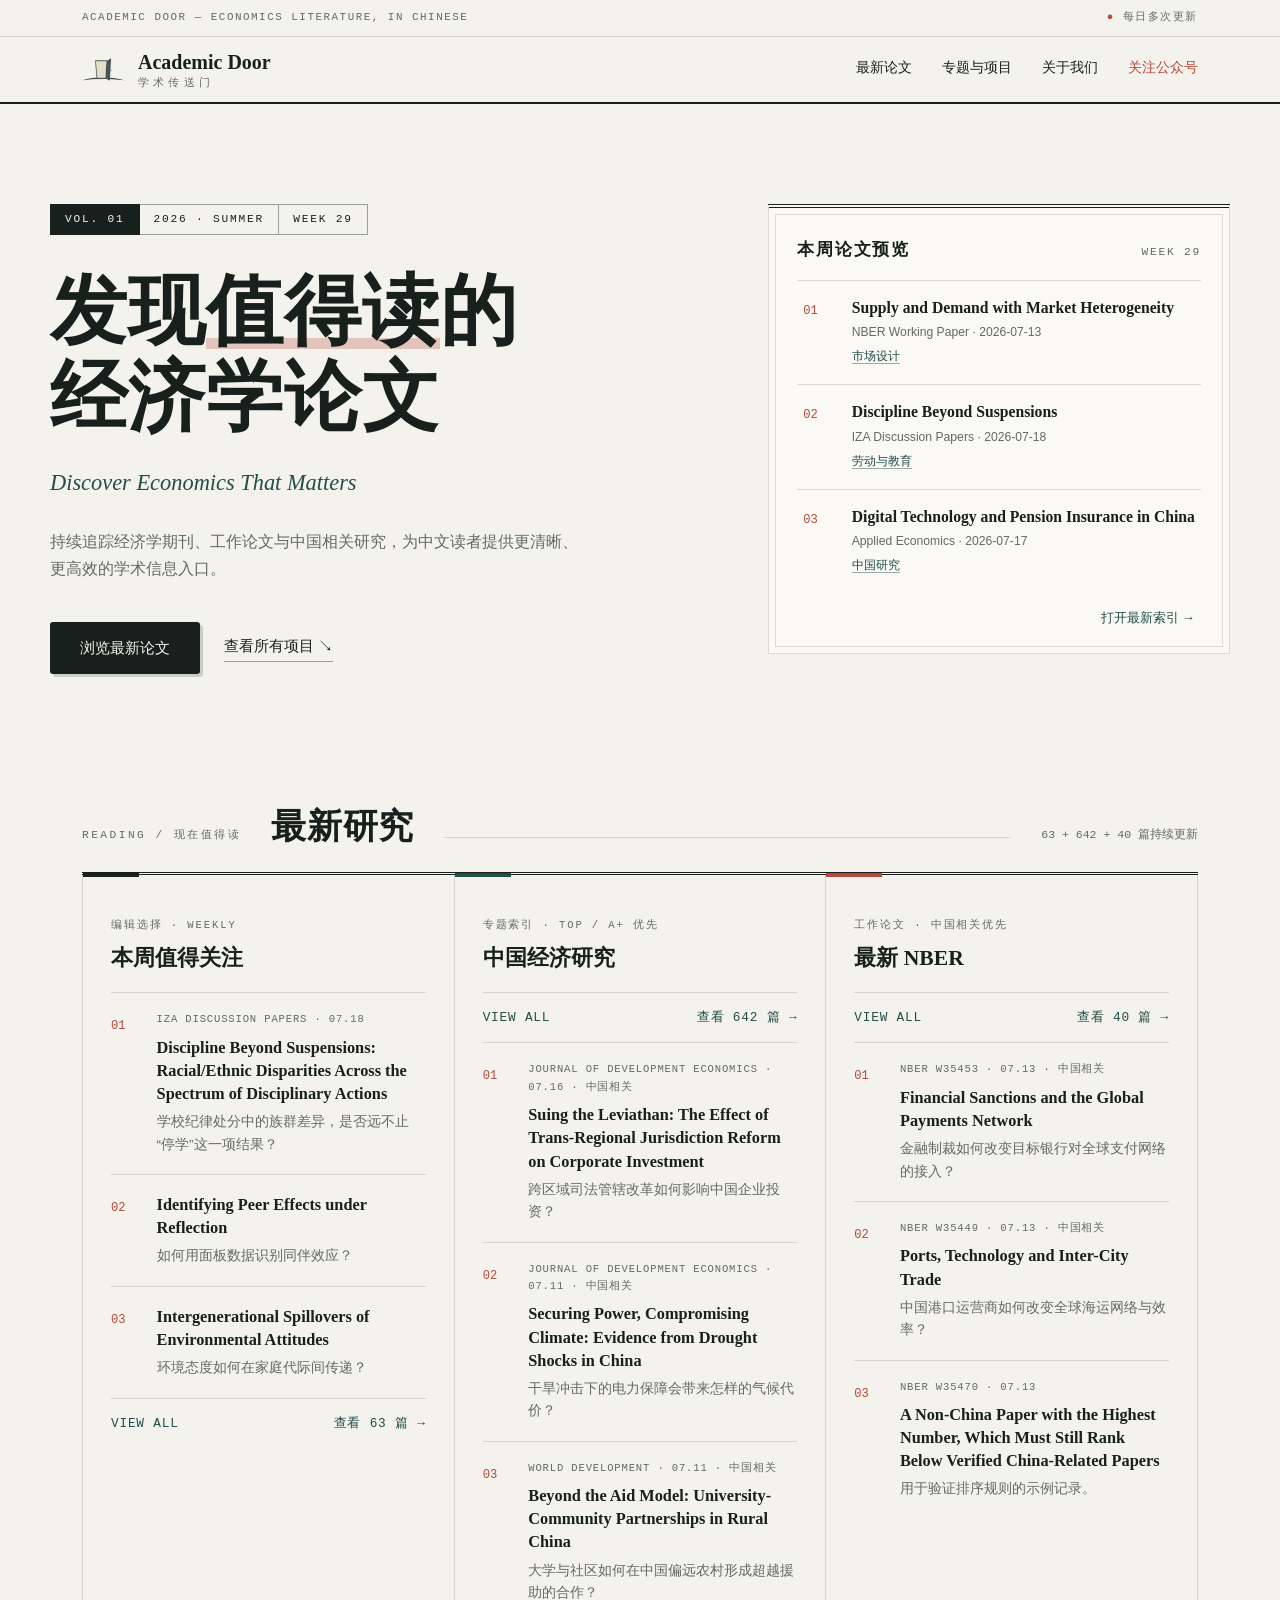
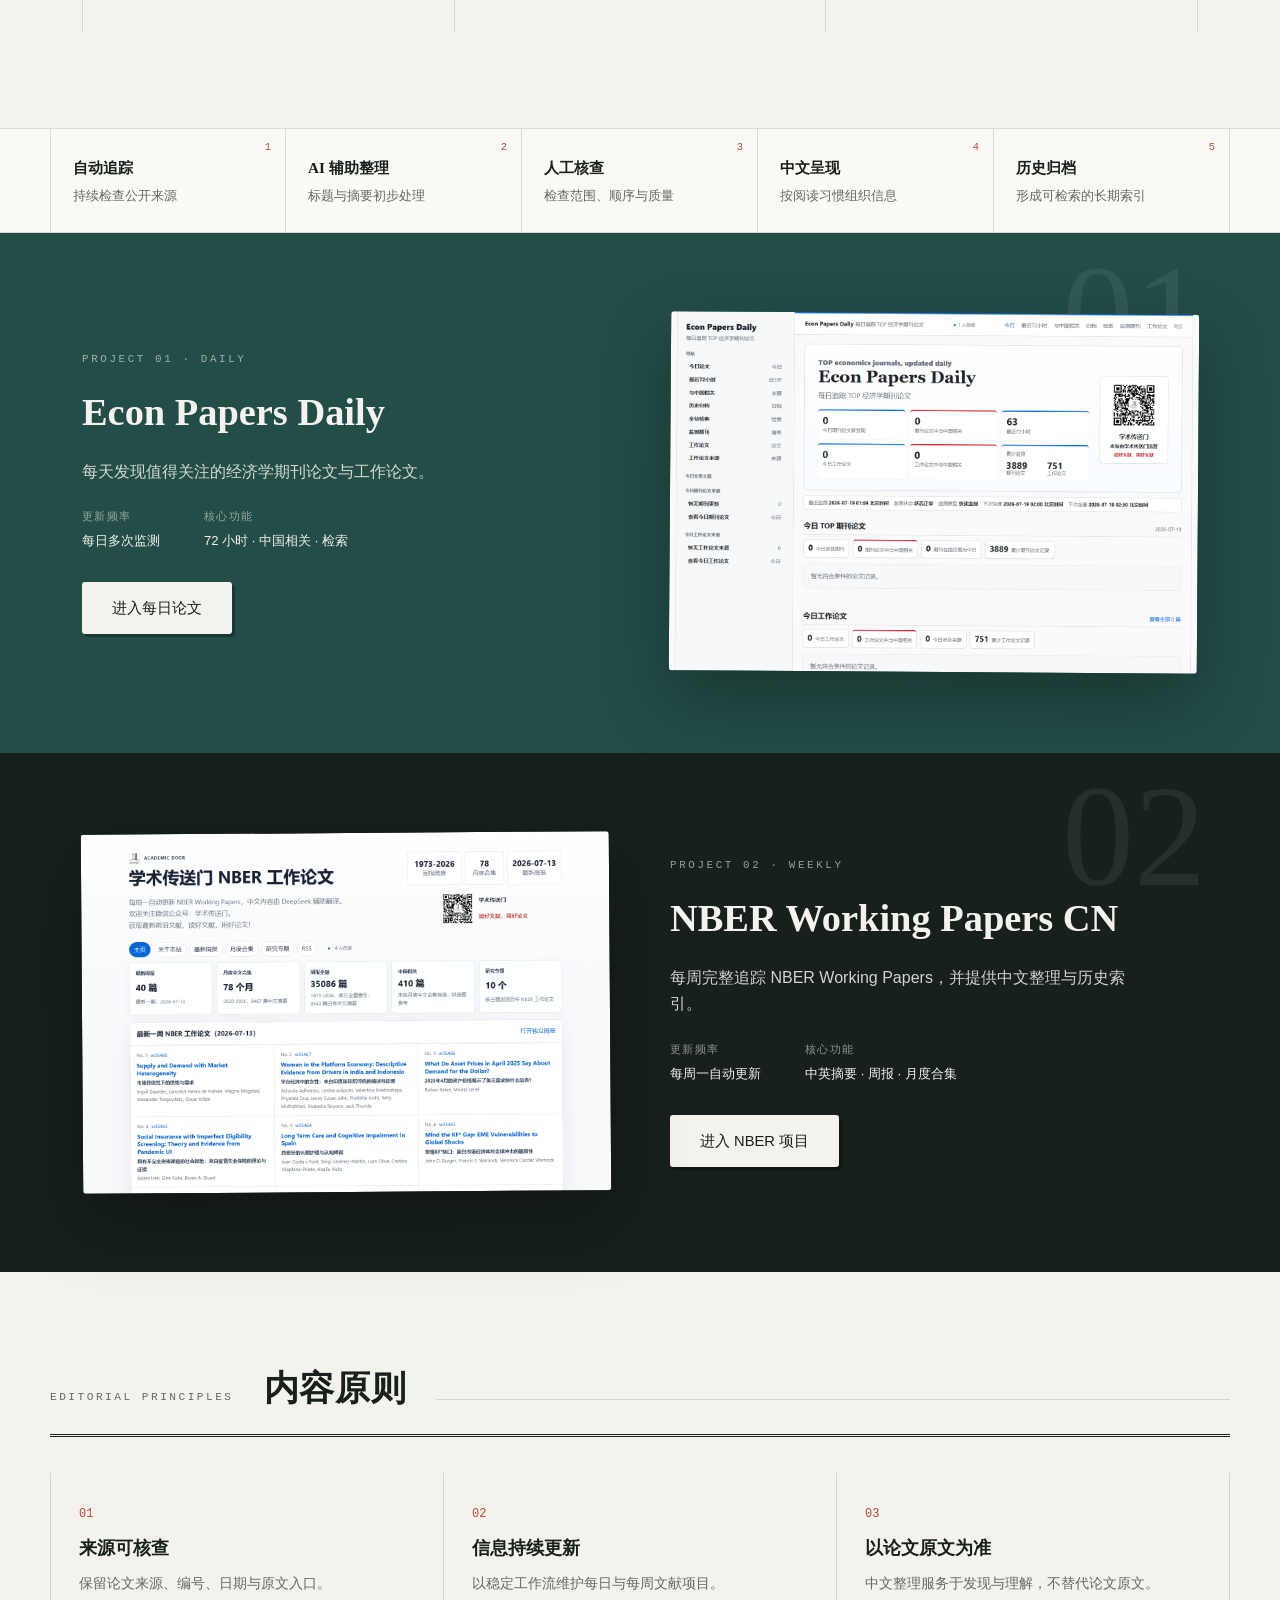
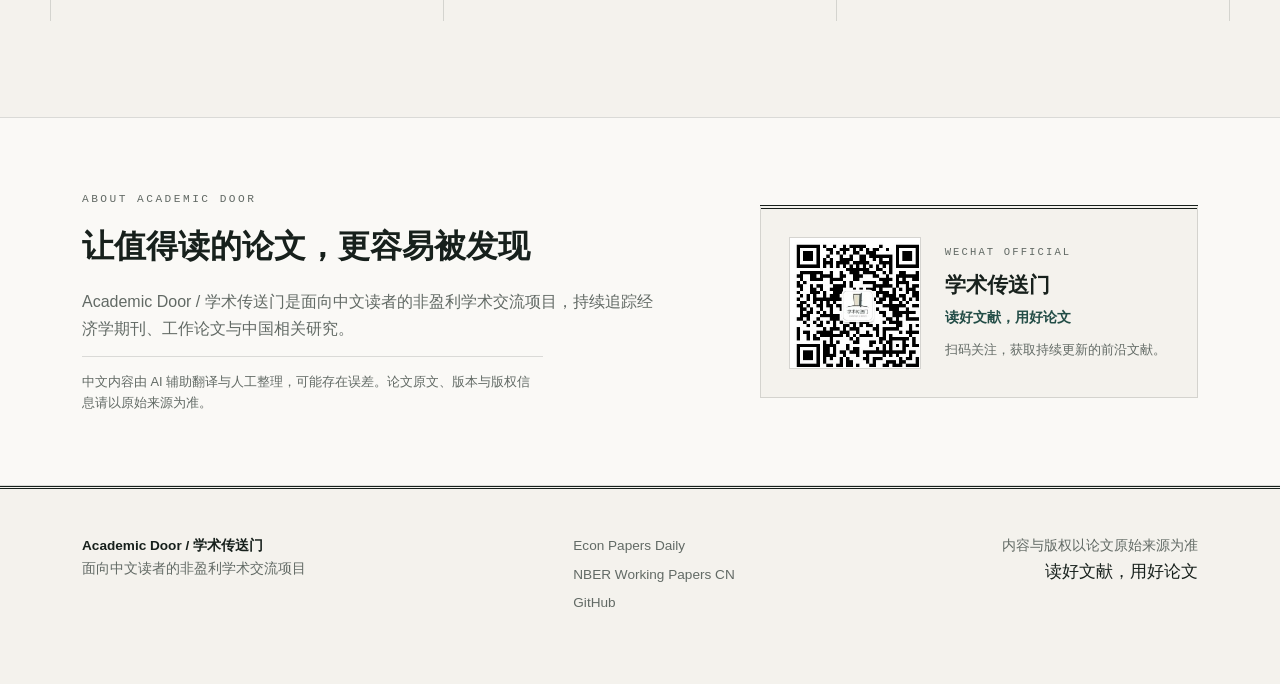
<file: prototypes/concept-a-plus.html>
<!doctype html>
<html lang="zh-CN">
<head>
<meta charset="utf-8">
<meta name="viewport" content="width=device-width, initial-scale=1">
<title>Concept A+ · Academic Editorial Refined｜Academic Door</title>
<meta name="description" content="Academic Door 学术编辑部风格首页原型（A+ 打磨版，feed 驱动）。">
<meta name="robots" content="noindex,nofollow">
<link rel="icon" href="../assets/academic-door-mark.png" type="image/png">
<link rel="stylesheet" href="../assets/feed-consumer.css">
<style>
  :root{
    --paper:#F4F2ED; --raised:#FAF9F6; --ink:#17201C; --ink2:#626A65;
    --green:#234D47; --red:#B64A3A; --line:rgba(23,32,28,.14); --line2:rgba(23,32,28,.4);
    --serif-zh:"Songti SC","STSong","Noto Serif CJK SC","Source Han Serif SC",SimSun,serif;
    --serif-en:"Iowan Old Style",Baskerville,"Times New Roman",serif;
    --sans:"PingFang SC","Microsoft YaHei","Noto Sans CJK SC",Arial,sans-serif;
    --mono:"SFMono-Regular",Consolas,"Liberation Mono",monospace;
  }
  *{box-sizing:border-box;margin:0}
  html{scroll-behavior:smooth}
  body{background:var(--paper);color:var(--ink);font-family:var(--sans);line-height:1.65;text-rendering:optimizeLegibility}
  .shell{max-width:1180px;margin:0 auto;padding:0 32px}
  a{color:inherit;text-decoration:none}
  :focus-visible{outline:2px solid var(--red);outline-offset:3px}
  .sr-only{position:absolute;width:1px;height:1px;overflow:hidden;clip:rect(0 0 0 0)}
  .skip-link{position:absolute;left:-999px;top:0;background:var(--ink);color:var(--paper);padding:8px 16px;z-index:99}
  .skip-link:focus{left:0}

  .dateline{border-bottom:1px solid var(--line);font-family:var(--mono);font-size:.68rem;letter-spacing:.14em;color:var(--ink2)}
  .dateline .shell{display:flex;justify-content:space-between;padding-top:9px;padding-bottom:9px}
  .dateline b{color:var(--red);font-weight:400}
  header.site{position:sticky;top:0;background:rgba(244,242,237,.94);backdrop-filter:blur(8px);z-index:9;border-bottom:2px solid var(--ink)}
  .h-in{display:flex;align-items:center;justify-content:space-between;padding:14px 32px;max-width:1180px;margin:0 auto}
  .brand{display:flex;align-items:center;gap:12px}
  .brand img{display:block}
  .brand span{display:flex;flex-direction:column;line-height:1.15}
  .brand b{font-family:var(--serif-en);font-size:1.25rem}
  .brand small{font-size:.66rem;letter-spacing:.4em;color:var(--ink2);margin-top:2px}
  nav.primary{display:flex;align-items:baseline}
  nav.primary a{margin-left:30px;font-size:.9rem;position:relative;padding-bottom:3px;white-space:nowrap}
  nav.primary a::after{content:"";position:absolute;left:0;bottom:0;width:0;height:2px;background:var(--red);transition:width .22s cubic-bezier(.22,1,.36,1)}
  nav.primary a:hover::after{width:100%}
  nav.primary a.cta{color:var(--red)}

  .hero{display:grid;grid-template-columns:7fr 5fr;gap:72px;padding:100px 0 92px;align-items:start}
  .kicker{display:flex;font-family:var(--mono);font-size:.7rem;letter-spacing:.16em;margin-bottom:34px}
  .kicker span{padding:5px 14px;border:1px solid var(--line2)}
  .kicker span+span{border-left:none}
  .kicker .hot{background:var(--ink);color:var(--paper);border-color:var(--ink)}
  h1.display{font-family:var(--serif-zh);font-weight:700;font-size:clamp(3.1rem,6.2vw,4.8rem);line-height:1.12;letter-spacing:.012em}
  h1 .accent{position:relative;white-space:nowrap;z-index:0}
  h1 .accent::after{content:"";position:absolute;left:0;right:0;bottom:.06em;height:.14em;background:rgba(182,74,58,.28);z-index:-1}
  .display-en{font-family:var(--serif-en);font-style:italic;color:var(--green);font-size:1.4rem;margin:24px 0 26px}
  .lead{color:var(--ink2);max-width:33em;font-size:1.03rem}
  .actions{margin-top:40px;display:flex;gap:24px;align-items:center;flex-wrap:wrap}
  .btn{display:inline-block;background:var(--ink);color:var(--paper);padding:14px 30px;font-size:.92rem;border-radius:3px;transition:transform .16s ease-out,background .16s;box-shadow:3px 3px 0 rgba(23,32,28,.18)}
  .btn:hover{background:var(--green)} .btn:active{transform:scale(.97)}
  .txtlink{font-size:.92rem;border-bottom:1.5px solid var(--line2);padding-bottom:2px;transition:color .16s,border-color .16s}
  .txtlink:hover{border-color:var(--red);color:var(--red)}

  .issue{background:var(--raised);border:1px solid var(--line);border-top:4px double var(--ink);padding:28px 28px 12px;position:relative}
  .issue::before{content:"";position:absolute;inset:6px;border:1px solid var(--line);pointer-events:none}
  .issue>header{display:flex;justify-content:space-between;align-items:baseline;padding-bottom:16px;font-family:var(--mono);font-size:.7rem;letter-spacing:.16em;color:var(--ink2)}
  .issue>header b{font-family:var(--serif-zh);font-size:1.05rem;color:var(--ink)}
  .issue ol{list-style:none;padding:0}
  .issue li{border-top:1px solid var(--line)}
  .issue li a{display:grid;grid-template-columns:2.4em 1fr;gap:10px;padding:16px 6px;transition:background .18s;position:relative;z-index:1}
  .issue li a:hover{background:rgba(35,77,71,.06)}
  .issue .no{font-family:var(--mono);color:var(--red);font-size:.76rem;padding-top:4px}
  .issue b.t{font-family:var(--serif-en);font-size:.98rem;line-height:1.35;display:block;font-weight:600}
  .issue li a:hover b.t{text-decoration:underline;text-decoration-color:var(--red);text-underline-offset:3px}
  .issue small{color:var(--ink2);font-size:.76rem;display:block;margin-top:4px}
  .issue em{font-style:normal;color:var(--green);font-size:.74rem;border-bottom:1px solid rgba(35,77,71,.45)}
  .issue .foot{display:flex;justify-content:flex-end;padding:13px 6px;font-size:.8rem;position:relative;z-index:1}
  .issue .foot a{color:var(--green)} .issue .foot a:hover{color:var(--red)}

  .section-head{display:flex;align-items:baseline;gap:30px;border-bottom:3px double var(--ink);padding-bottom:16px}
  .section-head .idx{font-family:var(--mono);font-size:.7rem;letter-spacing:.22em;color:var(--ink2)}
  .section-head h2{font-family:var(--serif-zh);font-size:2.2rem;letter-spacing:.02em}
  .section-head .rule{flex:1;height:1px;background:var(--line)}
  .section-head .count{font-family:var(--mono);font-size:.72rem;color:var(--ink2)}

  .grid3{display:grid;grid-template-columns:1fr 1fr 1fr;border-left:1px solid var(--line)}
  .research-stream{border-right:1px solid var(--line);padding:28px 28px 10px;position:relative}
  .research-stream::before{content:"";position:absolute;top:-2px;left:0;width:56px;height:4px}
  .s-ed::before{background:var(--ink)} .s-cn::before{background:var(--green)} .s-nb::before{background:var(--red)}
  .research-stream .tag{font-family:var(--mono);font-size:.66rem;letter-spacing:.18em;color:var(--ink2);display:block;margin:14px 0 6px}
  .research-stream h3{font-family:var(--serif-zh);font-size:1.35rem;margin-bottom:16px}
  .paper-row{display:grid;grid-template-columns:2.1em 1fr;gap:12px;padding:18px 0;border-top:1px solid var(--line);transition:background .18s}
  .paper-row:hover{background:rgba(23,32,28,.035)}
  .paper-row>span{font-family:var(--mono);color:var(--red);font-size:.76rem;padding-top:5px;transition:transform .18s}
  .paper-row:hover>span{transform:translateX(3px)}
  .paper-source{font-family:var(--mono);font-size:.66rem;letter-spacing:.08em;color:var(--ink2);margin-bottom:7px}
  .paper-row h4{font-family:var(--serif-en);font-size:1.02rem;line-height:1.42;font-weight:600}
  .paper-row:hover h4{text-decoration:underline;text-decoration-color:var(--red);text-decoration-thickness:1.5px;text-underline-offset:3px}
  .paper-row div>p:not(.paper-source){color:var(--ink2);font-size:.85rem;margin-top:6px}
  .more{display:flex;justify-content:space-between;font-size:.8rem;color:var(--green);padding:14px 0;border-top:1px solid var(--line);font-family:var(--mono);letter-spacing:.06em}
  .more:hover{color:var(--red)}

  .method{border-top:1px solid var(--line);border-bottom:1px solid var(--line);margin-top:96px;background:var(--raised)}
  .method ul{display:grid;grid-template-columns:repeat(5,1fr);padding:0;max-width:1180px;margin:0 auto}
  .method li{list-style:none;padding:26px 22px;border-right:1px solid var(--line);font-size:.82rem;color:var(--ink2);position:relative}
  .method li:first-child{border-left:1px solid var(--line)}
  .method b{display:block;color:var(--ink);font-size:.95rem;margin-bottom:4px;font-family:var(--serif-zh)}
  .method .step{position:absolute;top:10px;right:14px;font-family:var(--mono);font-size:.65rem;color:var(--red)}

  .band{background:var(--green);color:var(--paper)}
  .band .shell{display:grid;grid-template-columns:1fr 1fr;gap:60px;padding:80px 32px;align-items:center;position:relative}
  .band .pn{font-family:var(--mono);font-size:.68rem;letter-spacing:.24em;color:rgba(244,242,237,.6)}
  .band h3{font-family:var(--serif-en);font-size:2.4rem;margin:12px 0 14px}
  .band p{color:rgba(244,242,237,.85);max-width:29em}
  .band dl{display:flex;gap:44px;margin-top:24px;font-size:.82rem}
  .band dt{color:rgba(244,242,237,.55);font-family:var(--mono);font-size:.66rem;letter-spacing:.14em;margin-bottom:4px}
  .band .btn{background:var(--paper);color:var(--ink);box-shadow:3px 3px 0 rgba(0,0,0,.28);margin-top:30px}
  .band .btn:hover{background:#fff}
  .shot{border-radius:3px;overflow:hidden;box-shadow:0 28px 70px rgba(0,0,0,.3);transform:rotate(.4deg);transition:transform .3s cubic-bezier(.22,1,.36,1)}
  .shot img{display:block;width:100%;height:auto}
  .band .shell:hover .shot{transform:rotate(0)}
  .band.alt{background:var(--ink)} .band.alt .shot{transform:rotate(-.4deg)}
  .vol{position:absolute;font-family:var(--serif-en);font-size:9rem;line-height:1;opacity:.07;right:24px;top:12px;pointer-events:none}

  .principles{padding:88px 0 0}
  .p-grid{display:grid;grid-template-columns:1fr 1fr 1fr;gap:0;border-left:1px solid var(--line);margin-top:36px}
  .p-grid article{border-right:1px solid var(--line);padding:26px 28px}
  .p-grid span{font-family:var(--mono);color:var(--red);font-size:.75rem}
  .p-grid h3{font-family:var(--serif-zh);font-size:1.15rem;margin:8px 0 8px}
  .p-grid p{color:var(--ink2);font-size:.88rem}

  .about{margin-top:96px;background:var(--raised);border-top:1px solid var(--line);border-bottom:1px solid var(--line)}
  .about .shell{display:grid;grid-template-columns:7fr 5fr;gap:64px;padding:72px 32px;align-items:center}
  .about .idx{font-family:var(--mono);font-size:.7rem;letter-spacing:.22em;color:var(--ink2)}
  .about h2{font-family:var(--serif-zh);font-size:2rem;margin:12px 0 16px}
  .about p{color:var(--ink2);max-width:36em}
  .about .disclaimer{font-size:.8rem;margin-top:14px;padding-top:14px;border-top:1px solid var(--line)}
  .wechat{background:var(--paper);border:1px solid var(--line);border-top:4px double var(--ink);padding:28px;display:flex;gap:24px;align-items:center}
  .wechat img{display:block;border:1px solid var(--line)}
  .wechat p{font-family:var(--mono);font-size:.66rem;letter-spacing:.2em;color:var(--ink2)}
  .wechat h3{font-family:var(--serif-zh);font-size:1.3rem;margin:6px 0 4px}
  .wechat strong{display:block;color:var(--green);font-size:.9rem;margin-bottom:6px}
  .wechat span{font-size:.8rem;color:var(--ink2)}

  footer{border-top:3px double var(--ink);margin-top:0;padding:46px 0 64px;color:var(--ink2);font-size:.85rem}
  footer .shell{display:flex;justify-content:space-between;gap:32px;flex-wrap:wrap}
  footer nav a{display:block;margin-bottom:6px}
  footer nav a:hover{color:var(--red)}
  footer .motto{font-family:var(--serif-zh);color:var(--ink);font-size:1.05rem}

  .reveal{opacity:0;transform:translateY(12px);transition:opacity .5s ease-out,transform .5s cubic-bezier(.22,1,.36,1)}
  .reveal.on{opacity:1;transform:none}
  @media(prefers-reduced-motion:reduce){.reveal{opacity:1;transform:none;transition:none}.paper-row:hover>span{transform:none}}
  @media(max-width:940px){
    .hero{grid-template-columns:1fr;gap:48px;padding-top:60px}
    .grid3,.p-grid{grid-template-columns:1fr}
    .band .shell,.about .shell{grid-template-columns:1fr;padding:56px 32px}
    .method ul{grid-template-columns:1fr 1fr}
    .section-head{flex-wrap:wrap;gap:12px}
  }
  @media(max-width:640px){
    .shell{padding:0 20px}
    .dateline .shell{justify-content:center}
    .dateline span:first-child{display:none}
    .h-in{flex-direction:column;align-items:stretch;gap:12px;padding:14px 20px}
    .brand b{font-size:1.1rem}
    nav.primary{width:100%;overflow-x:auto;-webkit-overflow-scrolling:touch;scrollbar-width:none;border-top:1px solid var(--line);padding-top:10px}
    nav.primary::-webkit-scrollbar{display:none}
    nav.primary a{margin-left:0;margin-right:26px;font-size:.86rem;flex:none}
    h1.display{font-size:clamp(2.4rem,10.5vw,3.1rem)}
    .kicker span{padding:4px 10px;font-size:.62rem}
    .band .shell,.about .shell{padding:48px 20px}
    .method ul{grid-template-columns:1fr}
    .method li{border-left:none;border-right:none;border-top:1px solid var(--line)}
    .wechat{flex-direction:column;align-items:flex-start}
    footer .shell{flex-direction:column}
  }
</style>
</head>
<body>
<a class="skip-link" href="#main">跳到正文</a>
<div class="dateline"><div class="shell"><span>ACADEMIC DOOR — ECONOMICS LITERATURE, IN CHINESE</span><span><b>●</b> 每日多次更新</span></div></div>
<header class="site"><div class="h-in">
  <a class="brand" href="../index.html" aria-label="Academic Door 首页">
    <img src="../assets/academic-door-mark.png" width="44" height="25" alt="">
    <span><b>Academic Door</b><small>学术传送门</small></span>
  </a>
  <nav class="primary" aria-label="主要导航">
    <a href="#latest">最新论文</a><a href="#projects">专题与项目</a><a href="#about">关于我们</a><a class="cta" href="#wechat">关注公众号</a>
  </nav>
</div></header>

<main id="main">
<section class="hero shell" aria-labelledby="a-title">
  <div>
    <p class="kicker"><span class="hot">VOL. 01</span><span>2026 · SUMMER</span><span>WEEK 29</span></p>
    <h1 class="display" id="a-title">发现<span class="accent">值得读</span>的<br>经济学论文</h1>
    <p class="display-en">Discover Economics That Matters</p>
    <p class="lead">持续追踪经济学期刊、工作论文与中国相关研究，为中文读者提供更清晰、更高效的学术信息入口。</p>
    <div class="actions"><a class="btn" href="#latest">浏览最新论文</a><a class="txtlink" href="#projects">查看所有项目 ↘</a></div>
  </div>
  <aside class="issue reveal" aria-label="本周论文预览">
    <header><b>本周论文预览</b><span>WEEK 29</span></header>
    <ol>
      <li><a href="https://academic-door.github.io/nber-working-papers-cn/papers/w35468.html"><span class="no">01</span><span><b class="t">Supply and Demand with Market Heterogeneity</b><small>NBER Working Paper · 2026-07-13</small><em>市场设计</em></span></a></li>
      <li><a href="https://academic-door.github.io/econ-paper-monitor/recent72/"><span class="no">02</span><span><b class="t">Discipline Beyond Suspensions</b><small>IZA Discussion Papers · 2026-07-18</small><em>劳动与教育</em></span></a></li>
      <li><a href="https://academic-door.github.io/econ-paper-monitor/topics/china/"><span class="no">03</span><span><b class="t">Digital Technology and Pension Insurance in China</b><small>Applied Economics · 2026-07-17</small><em>中国研究</em></span></a></li>
    </ol>
    <div class="foot"><a href="https://academic-door.github.io/econ-paper-monitor/recent72/">打开最新索引 →</a></div>
  </aside>
</section>

<section class="shell" id="latest" aria-labelledby="latest-title" style="padding-top:32px">
  <div class="section-head"><span class="idx">READING / 现在值得读</span><h2 id="latest-title">最新研究</h2><span class="rule"></span><span class="count">63 + 642 + 40 篇持续更新</span></div>
  <div class="grid3">
    <section class="research-stream s-ed reveal">
      <span class="tag">编辑选择 · WEEKLY</span><h3>本周值得关注</h3>
      <article class="paper-row"><span>01</span><div><p class="paper-source">IZA DISCUSSION PAPERS · 07.18</p><h4>Discipline Beyond Suspensions: Racial/Ethnic Disparities Across the Spectrum of Disciplinary Actions</h4><p>学校纪律处分中的族群差异，是否远不止“停学”这一项结果？</p></div></article>
      <article class="paper-row"><span>02</span><div><h4>Identifying Peer Effects under Reflection</h4><p>如何用面板数据识别同伴效应？</p></div></article>
      <article class="paper-row"><span>03</span><div><h4>Intergenerational Spillovers of Environmental Attitudes</h4><p>环境态度如何在家庭代际间传递？</p></div></article>
      <a class="more" href="https://academic-door.github.io/econ-paper-monitor/recent72/"><span>VIEW ALL</span><span>查看 63 篇 →</span></a>
    </section>
    <section class="research-stream s-cn reveal" data-feed-stream="china" data-feed-src="../data/fixtures/econ-papers-daily.feed.json">
      <span class="tag">专题索引 · TOP / A+ 优先</span><h3>中国经济研究</h3>
      <article class="paper-row"><span>01</span><div><p class="paper-source">JOURNAL OF DEVELOPMENT ECONOMICS · 07.16 · 中国相关</p><h4>Suing the Leviathan: The Effect of Trans-Regional Jurisdiction Reform on Corporate Investment</h4><p>跨区域司法管辖改革如何影响中国企业投资？</p></div></article>
      <article class="paper-row"><span>02</span><div><p class="paper-source">JOURNAL OF DEVELOPMENT ECONOMICS · 07.11 · 中国相关</p><h4>Securing Power, Compromising Climate: Evidence from Drought Shocks in China</h4><p>干旱冲击下的电力保障会带来怎样的气候代价？</p></div></article>
      <article class="paper-row"><span>03</span><div><p class="paper-source">WORLD DEVELOPMENT · 07.11 · 中国相关</p><h4>Beyond the Aid Model: University-Community Partnerships in Rural China</h4><p>大学与社区如何在中国偏远农村形成超越援助的合作？</p></div></article>
      <a class="more" href="https://academic-door.github.io/econ-paper-monitor/topics/china/"><span>VIEW ALL</span><span>查看 642 篇 →</span></a>
    </section>
    <section class="research-stream s-nb reveal" data-feed-stream="nber" data-feed-src="../data/fixtures/nber-working-papers-cn.feed.json">
      <span class="tag">工作论文 · 中国相关优先</span><h3>最新 NBER</h3>
      <article class="paper-row"><span>01</span><div><p class="paper-source">NBER W35453 · 07.13 · 中国相关</p><h4>Financial Sanctions and the Global Payments Network</h4><p>金融制裁如何改变目标银行对全球支付网络的接入？</p></div></article>
      <article class="paper-row"><span>02</span><div><p class="paper-source">NBER W35449 · 07.13 · 中国相关</p><h4>Ports, Technology and Inter-City Trade</h4><p>中国港口运营商如何改变全球海运网络与效率？</p></div></article>
      <article class="paper-row"><span>03</span><div><p class="paper-source">NBER W35468 · 07.13</p><h4>Supply and Demand with Market Heterogeneity</h4><p>市场异质性如何改变供需识别？</p></div></article>
      <a class="more" href="https://academic-door.github.io/nber-working-papers-cn/weekly/2026-07-13.html"><span>VIEW ALL</span><span>查看 40 篇 →</span></a>
    </section>
  </div>
</section>

<section class="method" aria-label="编辑流程">
  <ul>
    <li><span class="step">1</span><b>自动追踪</b>持续检查公开来源</li>
    <li><span class="step">2</span><b>AI 辅助整理</b>标题与摘要初步处理</li>
    <li><span class="step">3</span><b>人工核查</b>检查范围、顺序与质量</li>
    <li><span class="step">4</span><b>中文呈现</b>按阅读习惯组织信息</li>
    <li><span class="step">5</span><b>历史归档</b>形成可检索的长期索引</li>
  </ul>
</section>

<section class="band" id="projects" aria-labelledby="proj1"><div class="shell">
  <span class="vol">01</span>
  <div><p class="pn">PROJECT 01 · DAILY</p><h3 id="proj1">Econ Papers Daily</h3><p>每天发现值得关注的经济学期刊论文与工作论文。</p>
    <dl><div><dt>更新频率</dt><dd>每日多次监测</dd></div><div><dt>核心功能</dt><dd>72 小时 · 中国相关 · 检索</dd></div></dl>
    <a class="btn" href="https://academic-door.github.io/econ-paper-monitor/">进入每日论文</a></div>
  <div class="shot"><img src="../assets/project-previews/econ-papers-daily.png" alt="Econ Papers Daily 项目页面预览"></div>
</div></section>
<section class="band alt" aria-labelledby="proj2"><div class="shell">
  <span class="vol">02</span>
  <div class="shot"><img src="../assets/project-previews/nber-working-papers-cn.png" alt="NBER Working Papers CN 项目页面预览"></div>
  <div><p class="pn">PROJECT 02 · WEEKLY</p><h3 id="proj2">NBER Working Papers CN</h3><p>每周完整追踪 NBER Working Papers，并提供中文整理与历史索引。</p>
    <dl><div><dt>更新频率</dt><dd>每周一自动更新</dd></div><div><dt>核心功能</dt><dd>中英摘要 · 周报 · 月度合集</dd></div></dl>
    <a class="btn" href="https://academic-door.github.io/nber-working-papers-cn/">进入 NBER 项目</a></div>
</div></section>

<section class="principles shell" aria-labelledby="principles-title">
  <div class="section-head"><span class="idx">EDITORIAL PRINCIPLES</span><h2 id="principles-title">内容原则</h2><span class="rule"></span></div>
  <div class="p-grid">
    <article><span>01</span><h3>来源可核查</h3><p>保留论文来源、编号、日期与原文入口。</p></article>
    <article><span>02</span><h3>信息持续更新</h3><p>以稳定工作流维护每日与每周文献项目。</p></article>
    <article><span>03</span><h3>以论文原文为准</h3><p>中文整理服务于发现与理解，不替代论文原文。</p></article>
  </div>
</section>

<section class="about" id="about" aria-labelledby="about-title"><div class="shell">
  <div><p class="idx">ABOUT ACADEMIC DOOR</p><h2 id="about-title">让值得读的论文，更容易被发现</h2>
    <p>Academic Door / 学术传送门是面向中文读者的非盈利学术交流项目，持续追踪经济学期刊、工作论文与中国相关研究。</p>
    <p class="disclaimer">中文内容由 AI 辅助翻译与人工整理，可能存在误差。论文原文、版本与版权信息请以原始来源为准。</p></div>
  <div class="wechat" id="wechat">
    <img src="../assets/academic-door-qr.jpg" width="132" height="132" alt="学术传送门微信公众号二维码">
    <div><p>WECHAT OFFICIAL</p><h3>学术传送门</h3><strong>读好文献，用好论文</strong><span>扫码关注，获取持续更新的前沿文献。</span></div>
  </div>
</div></section>
</main>

<footer><div class="shell">
  <div><b style="color:var(--ink)">Academic Door / 学术传送门</b><br>面向中文读者的非盈利学术交流项目</div>
  <nav aria-label="页脚导航">
    <a href="https://academic-door.github.io/econ-paper-monitor/">Econ Papers Daily</a>
    <a href="https://academic-door.github.io/nber-working-papers-cn/">NBER Working Papers CN</a>
    <a href="https://github.com/academic-door">GitHub</a>
  </nav>
  <div style="text-align:right">内容与版权以论文原始来源为准<br><span class="motto">读好文献，用好论文</span></div>
</div></footer>

<script type="module" src="../assets/feed-consumer.js"></script>
<script>
  const io = new IntersectionObserver(es => es.forEach(e => e.isIntersecting && e.target.classList.add("on")), {threshold:.12});
  document.querySelectorAll(".reveal").forEach(el => io.observe(el));
</script>
</body>
</html>
</file>
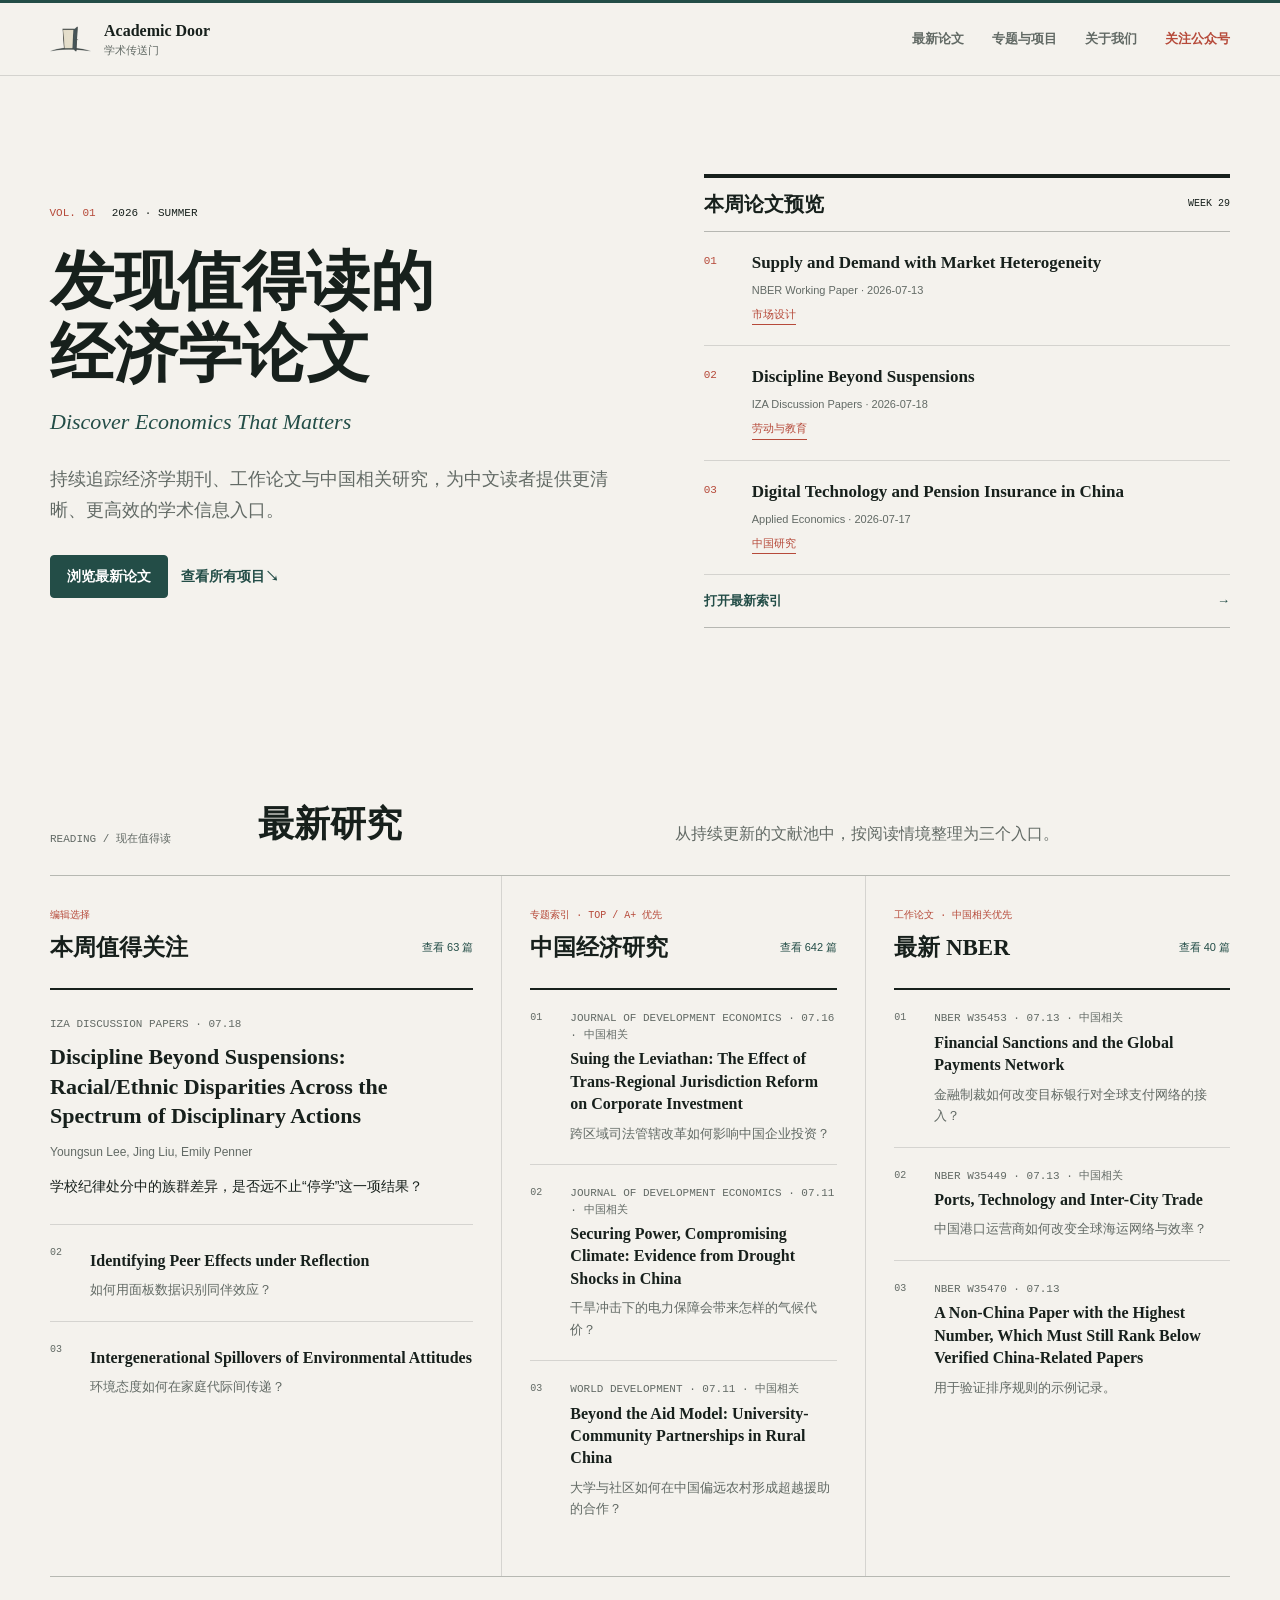
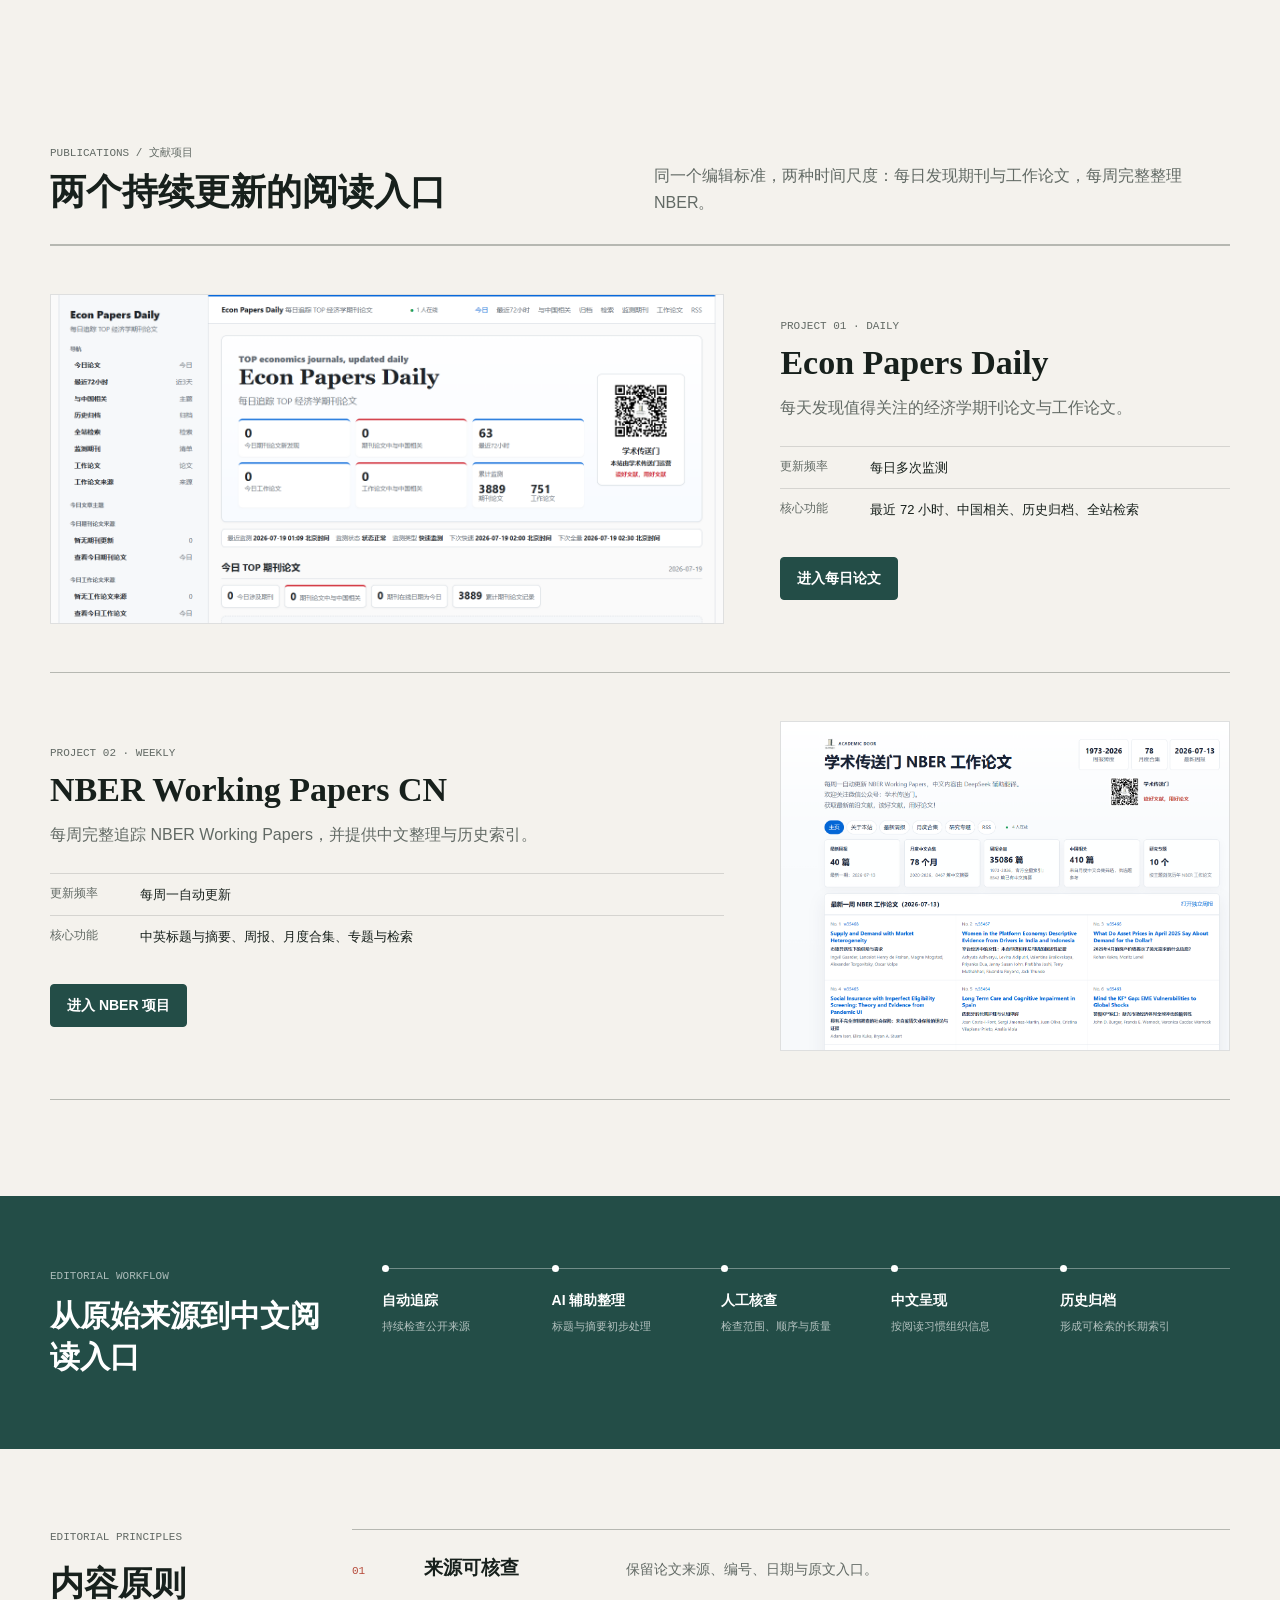
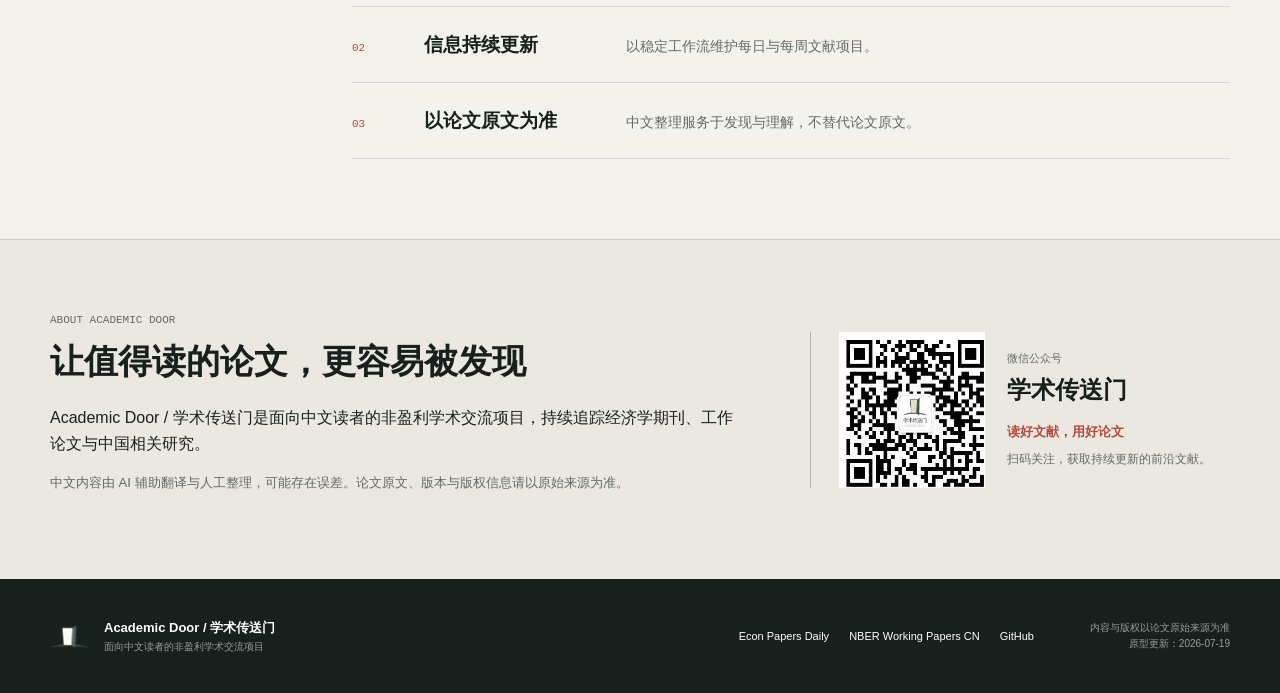
<file: prototypes/concept-a.html>
<!doctype html>
<html lang="zh-CN">
<head>
  <meta charset="utf-8">
  <meta name="viewport" content="width=device-width, initial-scale=1">
  <title>Concept A · Academic Editorial｜Academic Door</title>
  <meta name="description" content="Academic Door 学术编辑部风格首页原型。">
  <meta name="robots" content="noindex,nofollow">
  <link rel="icon" href="../assets/academic-door-mark.png" type="image/png">
  <link rel="stylesheet" href="../assets/prototypes.css">
  <link rel="stylesheet" href="../assets/feed-consumer.css">
</head>
<body class="concept concept-a">
  <a class="skip-link" href="#main">跳到正文</a>
  <header class="site-header">
    <div class="header-inner">
      <a class="brand" href="../index.html" aria-label="Academic Door 首页">
        <img src="../assets/academic-door-mark.png" width="44" height="25" alt="">
        <span><b>Academic Door</b><small>学术传送门</small></span>
      </a>
      <button class="menu-toggle" type="button" aria-expanded="false" aria-controls="primary-nav-a" data-menu-toggle><span></span><span></span><span></span><span class="sr-only">打开导航</span></button>
      <nav id="primary-nav-a" class="primary-nav" aria-label="主要导航" data-mobile-nav>
        <a href="#latest">最新论文</a><a href="#projects">专题与项目</a><a href="#about">关于我们</a><a class="nav-accent" href="#wechat">关注公众号</a>
      </nav>
    </div>
  </header>

  <main id="main">
    <section class="a-hero page-shell" aria-labelledby="a-title">
      <div class="a-hero-copy">
        <p class="issue-line"><span>VOL. 01</span><span>2026 · SUMMER</span></p>
        <h1 id="a-title">发现值得读的<br>经济学论文</h1>
        <p class="display-en">Discover Economics That Matters</p>
        <p class="hero-lead">持续追踪经济学期刊、工作论文与中国相关研究，为中文读者提供更清晰、更高效的学术信息入口。</p>
        <div class="hero-actions"><a class="button primary" href="#latest">浏览最新论文</a><a class="button text-button" href="#projects">查看所有项目 <span aria-hidden="true">↘</span></a></div>
      </div>
      <aside class="issue-preview" aria-label="本周论文预览">
        <header><p>本周论文预览</p><span>WEEK 29</span></header>
        <ol>
          <li><a href="https://academic-door.github.io/nber-working-papers-cn/papers/w35468.html"><span class="record-no">01</span><span><b>Supply and Demand with Market Heterogeneity</b><small>NBER Working Paper · 2026-07-13</small><em>市场设计</em></span></a></li>
          <li><a href="https://academic-door.github.io/econ-paper-monitor/recent72/"><span class="record-no">02</span><span><b>Discipline Beyond Suspensions</b><small>IZA Discussion Papers · 2026-07-18</small><em>劳动与教育</em></span></a></li>
          <li><a href="https://academic-door.github.io/econ-paper-monitor/topics/china/"><span class="record-no">03</span><span><b>Digital Technology and Pension Insurance in China</b><small>Applied Economics · 2026-07-17</small><em>中国研究</em></span></a></li>
        </ol>
        <a class="issue-more" href="https://academic-door.github.io/econ-paper-monitor/recent72/">打开最新索引 <span aria-hidden="true">→</span></a>
      </aside>
    </section>

    <section class="latest page-shell" id="latest" aria-labelledby="latest-a-title">
      <div class="section-intro"><p class="section-index">READING / 现在值得读</p><h2 id="latest-a-title">最新研究</h2><p>从持续更新的文献池中，按阅读情境整理为三个入口。</p></div>
      <div class="a-research-grid">
        <section class="research-stream featured-stream">
          <header><span>编辑选择</span><h3>本周值得关注</h3><a href="https://academic-door.github.io/econ-paper-monitor/recent72/">查看 63 篇</a></header>
          <article class="lead-paper"><p class="paper-source">IZA DISCUSSION PAPERS · 07.18</p><h4>Discipline Beyond Suspensions: Racial/Ethnic Disparities Across the Spectrum of Disciplinary Actions</h4><p class="authors">Youngsun Lee, Jing Liu, Emily Penner</p><p class="research-question">学校纪律处分中的族群差异，是否远不止“停学”这一项结果？</p></article>
          <article class="paper-row"><span>02</span><div><h4>Identifying Peer Effects under Reflection</h4><p>如何用面板数据识别同伴效应？</p></div></article>
          <article class="paper-row"><span>03</span><div><h4>Intergenerational Spillovers of Environmental Attitudes</h4><p>环境态度如何在家庭代际间传递？</p></div></article>
        </section>
        <section class="research-stream" data-feed-stream="china" data-feed-src="../data/fixtures/econ-papers-daily.feed.json">
          <header><span>专题索引 · TOP / A+ 优先</span><h3>中国经济研究</h3><a href="https://academic-door.github.io/econ-paper-monitor/topics/china/">查看 642 篇</a></header>
          <article class="paper-row"><span>01</span><div><p class="paper-source">JOURNAL OF DEVELOPMENT ECONOMICS · 07.16</p><h4>Suing the Leviathan: The Effect of Trans-Regional Jurisdiction Reform on Corporate Investment</h4><p>跨区域司法管辖改革如何影响中国企业投资？</p></div></article>
          <article class="paper-row"><span>02</span><div><p class="paper-source">JOURNAL OF DEVELOPMENT ECONOMICS · 07.11</p><h4>Securing Power, Compromising Climate: Evidence from Drought Shocks in China</h4><p>干旱冲击下的电力保障会带来怎样的气候代价？</p></div></article>
          <article class="paper-row"><span>03</span><div><p class="paper-source">WORLD DEVELOPMENT · 07.11</p><h4>Beyond the Aid Model: University-Community Partnerships in Rural China</h4><p>大学与社区如何在中国偏远农村形成超越援助的合作？</p></div></article>
        </section>
        <section class="research-stream" data-feed-stream="nber" data-feed-src="../data/fixtures/nber-working-papers-cn.feed.json">
          <header><span>工作论文 · 中国相关优先</span><h3>最新 NBER</h3><a href="https://academic-door.github.io/nber-working-papers-cn/weekly/2026-07-13.html">查看 40 篇</a></header>
          <article class="paper-row"><span>01</span><div><p class="paper-source">NBER W35453 · 07.13 · 中国相关</p><h4>Financial Sanctions and the Global Payments Network</h4><p>金融制裁如何改变目标银行对全球支付网络的接入？</p></div></article>
          <article class="paper-row"><span>02</span><div><p class="paper-source">NBER W35449 · 07.13 · 中国相关</p><h4>Ports, Technology and Inter-City Trade</h4><p>中国港口运营商如何改变全球海运网络与效率？</p></div></article>
          <article class="paper-row"><span>03</span><div><p class="paper-source">NBER W35468 · 07.13</p><h4>Supply and Demand with Market Heterogeneity</h4><p>市场异质性如何改变供需识别？</p></div></article>
        </section>
      </div>
    </section>

    <section class="projects page-shell" id="projects" aria-labelledby="projects-a-title">
      <div class="section-intro split"><div><p class="section-index">PUBLICATIONS / 文献项目</p><h2 id="projects-a-title">两个持续更新的阅读入口</h2></div><p>同一个编辑标准，两种时间尺度：每日发现期刊与工作论文，每周完整整理 NBER。</p></div>
      <div class="a-project-stack">
        <article class="project-feature econ-project"><div class="project-image"><img src="../assets/project-previews/econ-papers-daily.png" alt="Econ Papers Daily 项目页面预览"></div><div class="project-copy"><p class="project-number">PROJECT 01 · DAILY</p><h3>Econ Papers Daily</h3><p class="project-value">每天发现值得关注的经济学期刊论文与工作论文。</p><dl><div><dt>更新频率</dt><dd>每日多次监测</dd></div><div><dt>核心功能</dt><dd>最近 72 小时、中国相关、历史归档、全站检索</dd></div></dl><a class="button primary" href="https://academic-door.github.io/econ-paper-monitor/">进入每日论文</a></div></article>
        <article class="project-feature nber-project"><div class="project-copy"><p class="project-number">PROJECT 02 · WEEKLY</p><h3>NBER Working Papers CN</h3><p class="project-value">每周完整追踪 NBER Working Papers，并提供中文整理与历史索引。</p><dl><div><dt>更新频率</dt><dd>每周一自动更新</dd></div><div><dt>核心功能</dt><dd>中英标题与摘要、周报、月度合集、专题与检索</dd></div></dl><a class="button primary" href="https://academic-door.github.io/nber-working-papers-cn/">进入 NBER 项目</a></div><div class="project-image"><img src="../assets/project-previews/nber-working-papers-cn.png" alt="NBER Working Papers CN 项目页面预览"></div></article>
      </div>
    </section>

    <section class="method-band" aria-labelledby="method-a-title"><div class="page-shell"><div class="method-intro"><p class="section-index">EDITORIAL WORKFLOW</p><h2 id="method-a-title">从原始来源到中文阅读入口</h2></div><ol class="method-sequence"><li><b>自动追踪</b><span>持续检查公开来源</span></li><li><b>AI 辅助整理</b><span>标题与摘要初步处理</span></li><li><b>人工核查</b><span>检查范围、顺序与质量</span></li><li><b>中文呈现</b><span>按阅读习惯组织信息</span></li><li><b>历史归档</b><span>形成可检索的长期索引</span></li></ol></div></section>

    <section class="principles page-shell" aria-labelledby="principles-a-title"><div><p class="section-index">EDITORIAL PRINCIPLES</p><h2 id="principles-a-title">内容原则</h2></div><div class="principle-list"><article><span>01</span><h3>来源可核查</h3><p>保留论文来源、编号、日期与原文入口。</p></article><article><span>02</span><h3>信息持续更新</h3><p>以稳定工作流维护每日与每周文献项目。</p></article><article><span>03</span><h3>以论文原文为准</h3><p>中文整理服务于发现与理解，不替代论文原文。</p></article></div></section>

    <section class="about-wechat" id="about"><div class="page-shell about-wechat-grid"><div class="about-copy"><p class="section-index">ABOUT ACADEMIC DOOR</p><h2>让值得读的论文，更容易被发现</h2><p>Academic Door / 学术传送门是面向中文读者的非盈利学术交流项目，持续追踪经济学期刊、工作论文与中国相关研究。</p><p class="disclaimer">中文内容由 AI 辅助翻译与人工整理，可能存在误差。论文原文、版本与版权信息请以原始来源为准。</p></div><div class="wechat-module" id="wechat"><img src="../assets/academic-door-qr.jpg" width="156" height="156" alt="学术传送门微信公众号二维码"><div><p>微信公众号</p><h3>学术传送门</h3><strong>读好文献，用好论文</strong><span>扫码关注，获取持续更新的前沿文献。</span></div></div></div></section>
  </main>

  <footer class="site-footer"><div class="page-shell footer-grid"><div class="footer-brand"><img src="../assets/academic-door-mark.png" width="44" height="25" alt=""><p><b>Academic Door / 学术传送门</b><span>面向中文读者的非盈利学术交流项目</span></p></div><nav aria-label="页脚导航"><a href="https://academic-door.github.io/econ-paper-monitor/">Econ Papers Daily</a><a href="https://academic-door.github.io/nber-working-papers-cn/">NBER Working Papers CN</a><a href="https://github.com/academic-door">GitHub</a></nav><p class="footer-note">内容与版权以论文原始来源为准<br>原型更新：2026-07-19</p></div></footer>
  <script src="../assets/prototypes.js"></script>
  <script type="module" src="../assets/feed-consumer.js"></script>
</body>
</html>
</file>
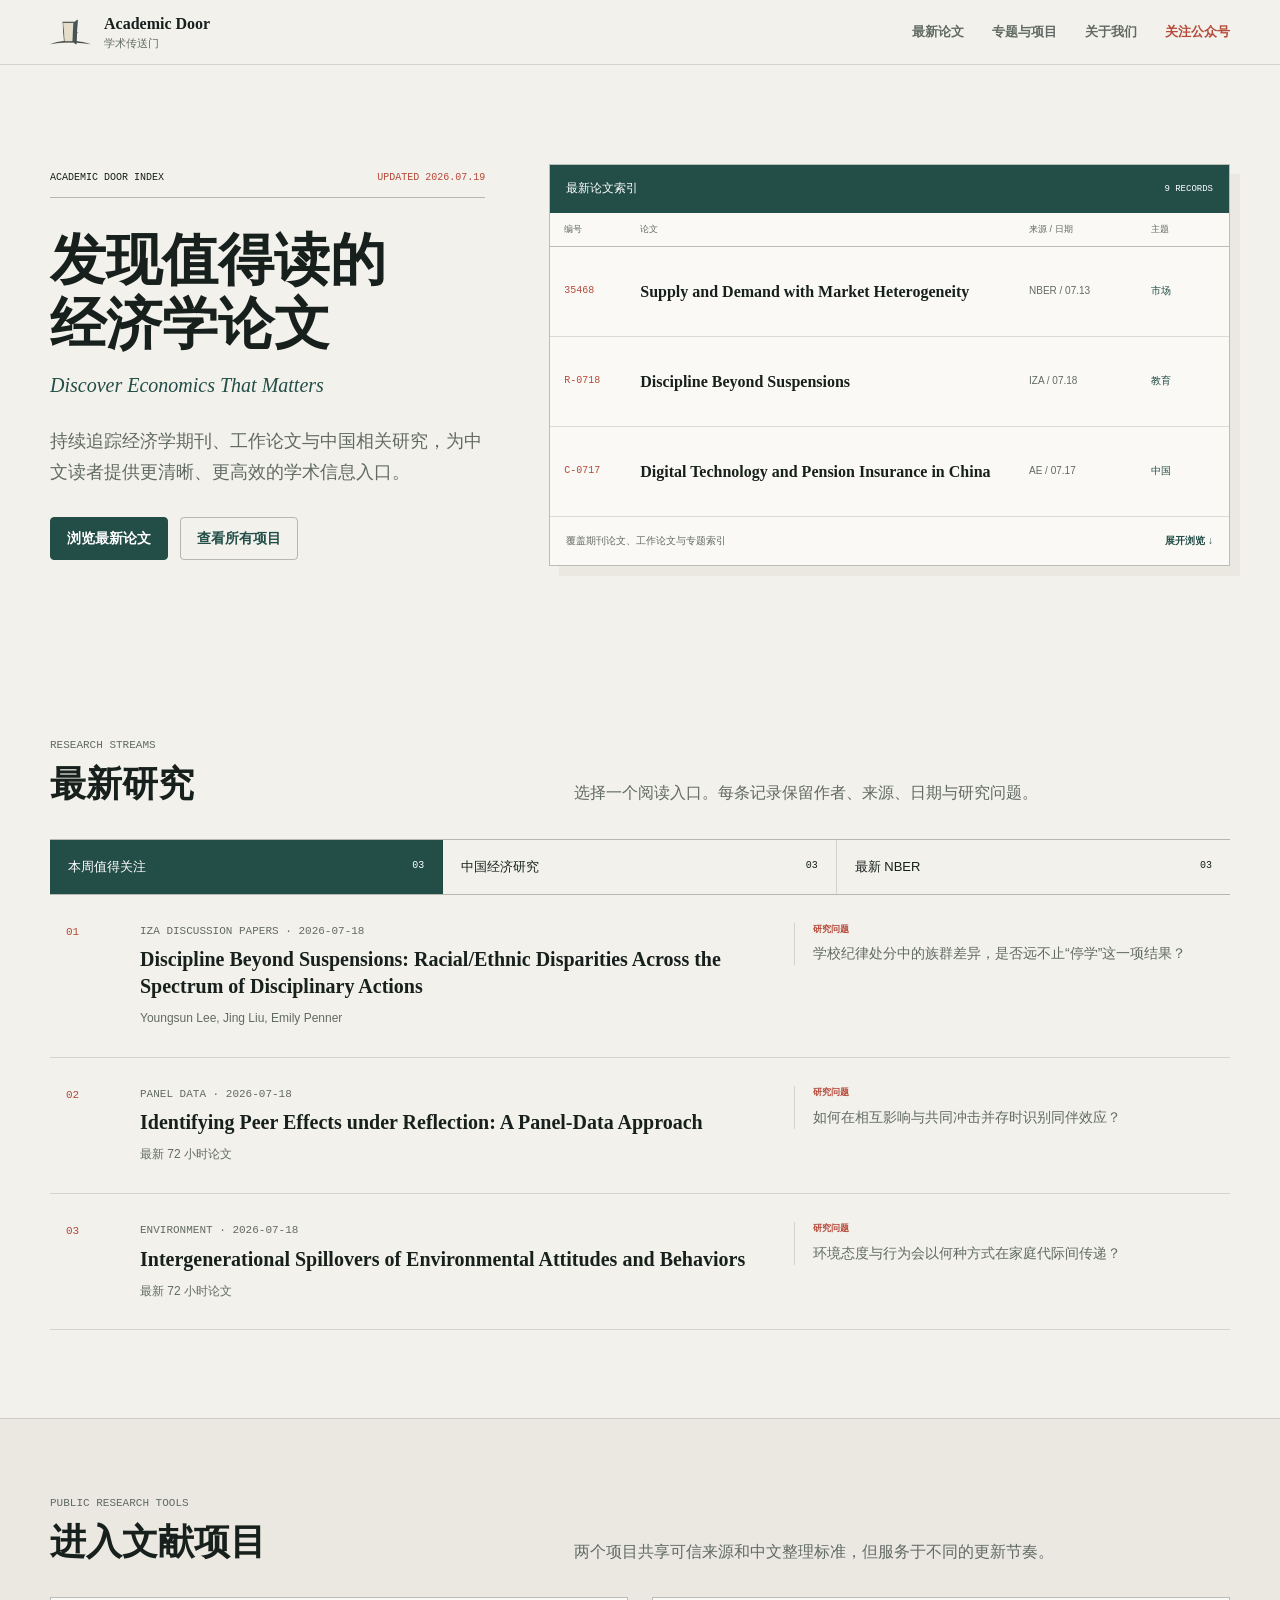
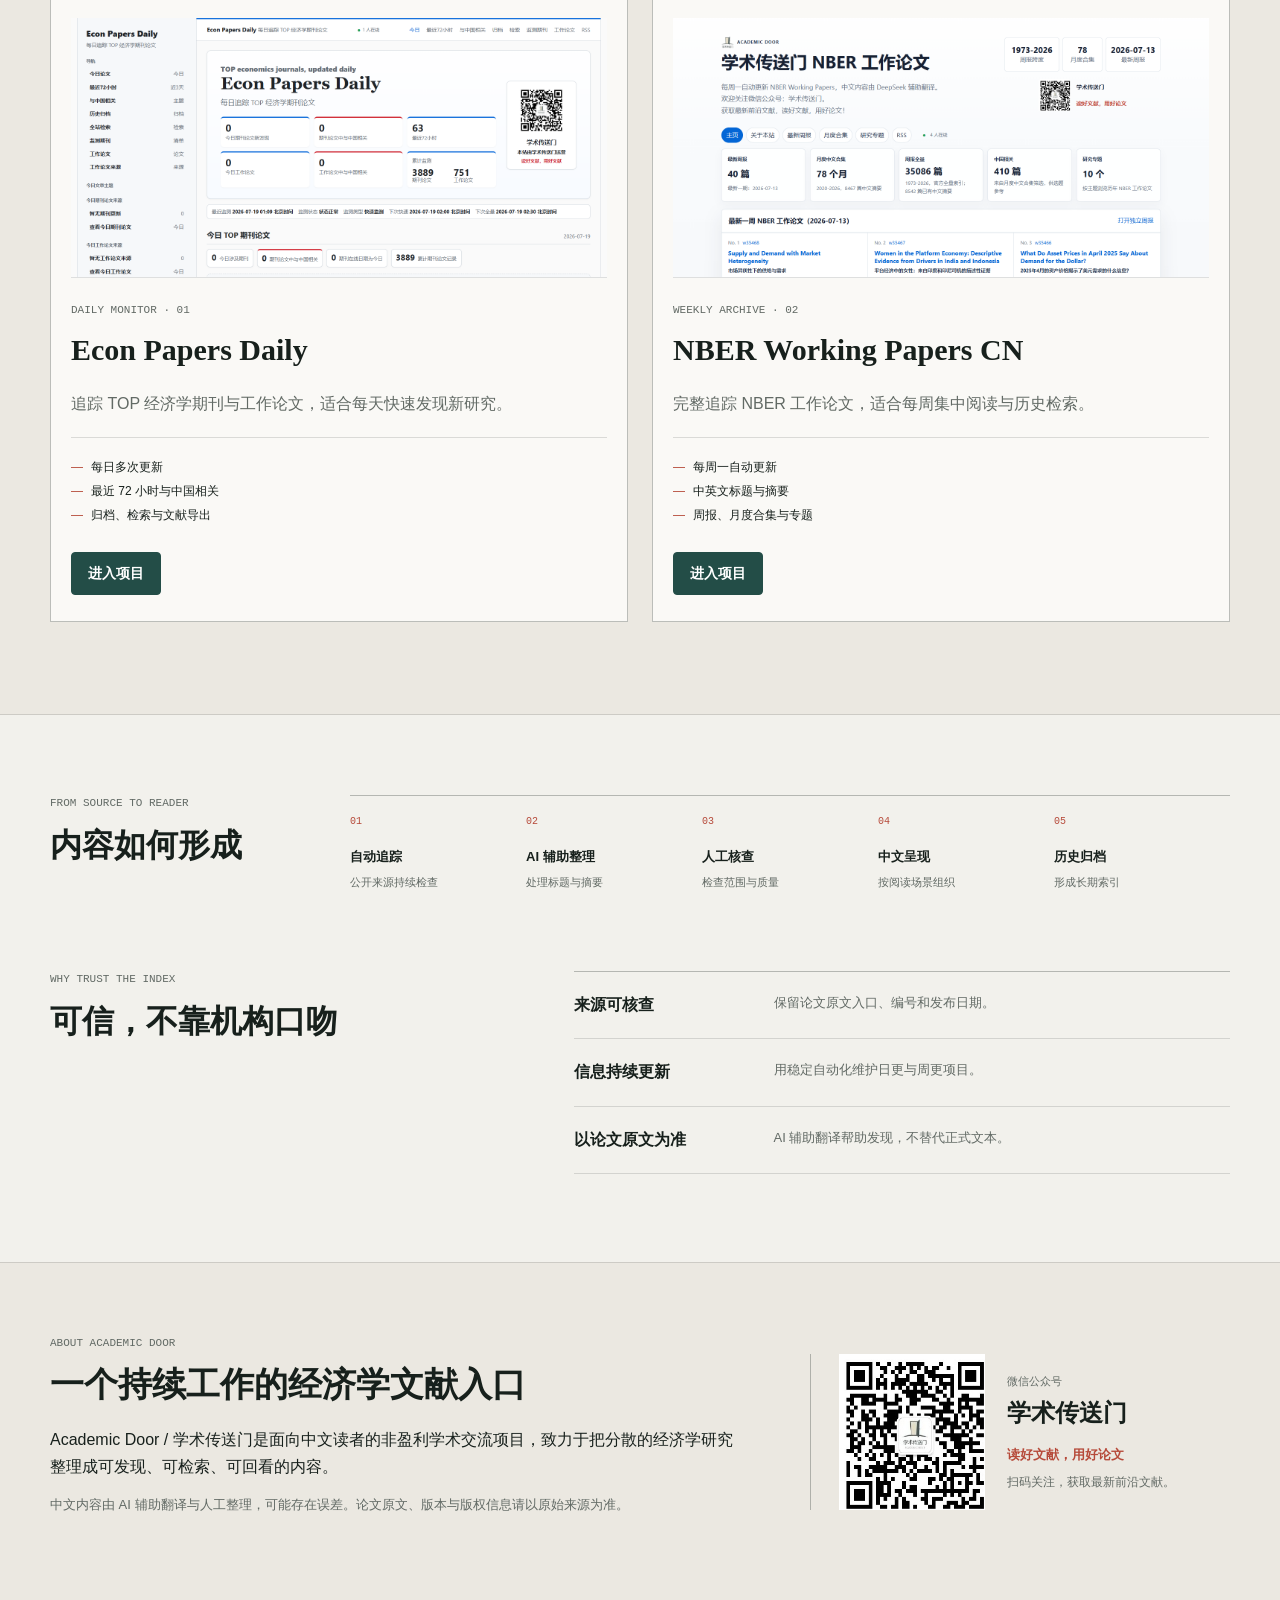
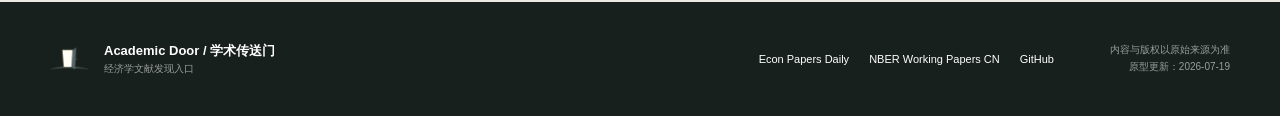
<file: prototypes/concept-b.html>
<!doctype html>
<html lang="zh-CN">
<head>
  <meta charset="utf-8"><meta name="viewport" content="width=device-width, initial-scale=1">
  <title>Concept B · Research Index｜Academic Door</title>
  <meta name="description" content="Academic Door 研究索引风格首页原型。"><meta name="robots" content="noindex,nofollow">
  <link rel="icon" href="../assets/academic-door-mark.png" type="image/png"><link rel="stylesheet" href="../assets/prototypes.css">
</head>
<body class="concept concept-b">
  <a class="skip-link" href="#main">跳到正文</a>
  <header class="site-header b-header"><div class="header-inner"><a class="brand" href="../index.html"><img src="../assets/academic-door-mark.png" width="44" height="25" alt=""><span><b>Academic Door</b><small>学术传送门</small></span></a><button class="menu-toggle" type="button" aria-expanded="false" aria-controls="primary-nav-b" data-menu-toggle><span></span><span></span><span></span><span class="sr-only">打开导航</span></button><nav id="primary-nav-b" class="primary-nav" aria-label="主要导航" data-mobile-nav><a href="#latest">最新论文</a><a href="#projects">专题与项目</a><a href="#about">关于我们</a><a class="nav-accent" href="#wechat">关注公众号</a></nav></div></header>

  <main id="main">
    <section class="b-hero page-shell" aria-labelledby="b-title">
      <div class="b-thesis"><p class="index-status"><span>ACADEMIC DOOR INDEX</span><span>UPDATED 2026.07.19</span></p><h1 id="b-title">发现值得读的<br>经济学论文</h1><p class="display-en">Discover Economics That Matters</p><p class="hero-lead">持续追踪经济学期刊、工作论文与中国相关研究，为中文读者提供更清晰、更高效的学术信息入口。</p><div class="hero-actions"><a class="button primary" href="#latest">浏览最新论文</a><a class="button secondary" href="#projects">查看所有项目</a></div></div>
      <div class="b-index" aria-label="最新论文索引"><header><span>最新论文索引</span><span>9 RECORDS</span></header><div class="index-columns"><span>编号</span><span>论文</span><span>来源 / 日期</span><span>主题</span></div><a href="https://academic-door.github.io/nber-working-papers-cn/papers/w35468.html"><i>35468</i><b>Supply and Demand with Market Heterogeneity</b><span>NBER / 07.13</span><em>市场</em></a><a href="https://academic-door.github.io/econ-paper-monitor/recent72/"><i>R-0718</i><b>Discipline Beyond Suspensions</b><span>IZA / 07.18</span><em>教育</em></a><a href="https://academic-door.github.io/econ-paper-monitor/topics/china/"><i>C-0717</i><b>Digital Technology and Pension Insurance in China</b><span>AE / 07.17</span><em>中国</em></a><footer><span>覆盖期刊论文、工作论文与专题索引</span><a href="#latest">展开浏览 ↓</a></footer></div>
    </section>

    <section class="b-latest page-shell" id="latest" aria-labelledby="latest-b-title"><div class="b-section-heading"><div><p class="section-index">RESEARCH STREAMS</p><h2 id="latest-b-title">最新研究</h2></div><p>选择一个阅读入口。每条记录保留作者、来源、日期与研究问题。</p></div>
      <div class="research-tabs" role="tablist" aria-label="最新论文分类"><button role="tab" aria-selected="true" data-research-tab="featured">本周值得关注 <span>03</span></button><button role="tab" aria-selected="false" tabindex="-1" data-research-tab="china">中国经济研究 <span>03</span></button><button role="tab" aria-selected="false" tabindex="-1" data-research-tab="nber">最新 NBER <span>03</span></button></div>
      <div class="b-research-panel" role="tabpanel" data-research-panel="featured"><article><span class="record-no">01</span><div><p class="paper-source">IZA DISCUSSION PAPERS · 2026-07-18</p><h3>Discipline Beyond Suspensions: Racial/Ethnic Disparities Across the Spectrum of Disciplinary Actions</h3><p class="authors">Youngsun Lee, Jing Liu, Emily Penner</p></div><p class="research-question"><b>研究问题</b>学校纪律处分中的族群差异，是否远不止“停学”这一项结果？</p></article><article><span class="record-no">02</span><div><p class="paper-source">PANEL DATA · 2026-07-18</p><h3>Identifying Peer Effects under Reflection: A Panel-Data Approach</h3><p class="authors">最新 72 小时论文</p></div><p class="research-question"><b>研究问题</b>如何在相互影响与共同冲击并存时识别同伴效应？</p></article><article><span class="record-no">03</span><div><p class="paper-source">ENVIRONMENT · 2026-07-18</p><h3>Intergenerational Spillovers of Environmental Attitudes and Behaviors</h3><p class="authors">最新 72 小时论文</p></div><p class="research-question"><b>研究问题</b>环境态度与行为会以何种方式在家庭代际间传递？</p></article></div>
      <div class="b-research-panel" role="tabpanel" data-research-panel="china" hidden><article><span class="record-no">01</span><div><p class="paper-source">APPLIED ECONOMICS · 2026-07-17</p><h3>How Does Digital Technology Use Affect Pension Insurance Participation?</h3><p class="authors">Hui Zhang, Xiu Qu</p></div><p class="research-question"><b>研究问题</b>数字技术是否提高中国灵活就业者的养老保险参与？</p></article><article><span class="record-no">02</span><div><p class="paper-source">LAND USE POLICY</p><h3>A New Reconstruction of Cropland Distribution in China Since 1850</h3><p class="authors">中国相关索引</p></div><p class="research-question"><b>研究问题</b>如何可靠重建 1850 年以来中国耕地的空间分布？</p></article><article><span class="record-no">03</span><div><p class="paper-source">PUBLIC GOVERNANCE</p><h3>Local Protectionism in China’s Food Safety Information Disclosure</h3><p class="authors">中国相关索引</p></div><p class="research-question"><b>研究问题</b>地方保护主义如何改变食品安全信息公开？</p></article></div>
      <div class="b-research-panel" role="tabpanel" data-research-panel="nber" hidden><article><span class="record-no">01</span><div><p class="paper-source">NBER W35468 · 2026-07-13</p><h3>Supply and Demand with Market Heterogeneity</h3><p class="authors">Ingvil Gaarder et al.</p></div><p class="research-question"><b>研究问题</b>市场异质性如何改变传统供需识别？</p></article><article><span class="record-no">02</span><div><p class="paper-source">NBER W35467 · 2026-07-13</p><h3>Women in the Platform Economy</h3><p class="authors">Achyuta Adhvaryu et al.</p></div><p class="research-question"><b>研究问题</b>印度与印尼平台司机中的性别差异有哪些？</p></article><article><span class="record-no">03</span><div><p class="paper-source">NBER W35466 · 2026-07-13</p><h3>What Do Asset Prices Say About Demand for the Dollar?</h3><p class="authors">Rohan Kekre, Moritz Lenel</p></div><p class="research-question"><b>研究问题</b>资产价格如何揭示全球美元需求？</p></article></div>
    </section>

    <section class="b-projects" id="projects"><div class="page-shell"><div class="b-section-heading"><div><p class="section-index">PUBLIC RESEARCH TOOLS</p><h2>进入文献项目</h2></div><p>两个项目共享可信来源和中文整理标准，但服务于不同的更新节奏。</p></div><div class="b-project-grid"><article><div class="project-screenshot"><img src="../assets/project-previews/econ-papers-daily.png" alt="Econ Papers Daily 页面预览"></div><p class="project-number">DAILY MONITOR · 01</p><h3>Econ Papers Daily</h3><p>追踪 TOP 经济学期刊与工作论文，适合每天快速发现新研究。</p><ul><li>每日多次更新</li><li>最近 72 小时与中国相关</li><li>归档、检索与文献导出</li></ul><a class="button primary" href="https://academic-door.github.io/econ-paper-monitor/">进入项目</a></article><article><div class="project-screenshot"><img src="../assets/project-previews/nber-working-papers-cn.png" alt="NBER Working Papers CN 页面预览"></div><p class="project-number">WEEKLY ARCHIVE · 02</p><h3>NBER Working Papers CN</h3><p>完整追踪 NBER 工作论文，适合每周集中阅读与历史检索。</p><ul><li>每周一自动更新</li><li>中英文标题与摘要</li><li>周报、月度合集与专题</li></ul><a class="button primary" href="https://academic-door.github.io/nber-working-papers-cn/">进入项目</a></article></div></div></section>

    <section class="b-method page-shell" aria-labelledby="method-b-title"><div><p class="section-index">FROM SOURCE TO READER</p><h2 id="method-b-title">内容如何形成</h2></div><ol><li><span>01</span><b>自动追踪</b><p>公开来源持续检查</p></li><li><span>02</span><b>AI 辅助整理</b><p>处理标题与摘要</p></li><li><span>03</span><b>人工核查</b><p>检查范围与质量</p></li><li><span>04</span><b>中文呈现</b><p>按阅读场景组织</p></li><li><span>05</span><b>历史归档</b><p>形成长期索引</p></li></ol></section>

    <section class="b-trust page-shell"><div class="trust-heading"><p class="section-index">WHY TRUST THE INDEX</p><h2>可信，不靠机构口吻</h2></div><div class="trust-lines"><p><b>来源可核查</b><span>保留论文原文入口、编号和发布日期。</span></p><p><b>信息持续更新</b><span>用稳定自动化维护日更与周更项目。</span></p><p><b>以论文原文为准</b><span>AI 辅助翻译帮助发现，不替代正式文本。</span></p></div></section>

    <section class="about-wechat" id="about"><div class="page-shell about-wechat-grid"><div class="about-copy"><p class="section-index">ABOUT ACADEMIC DOOR</p><h2>一个持续工作的经济学文献入口</h2><p>Academic Door / 学术传送门是面向中文读者的非盈利学术交流项目，致力于把分散的经济学研究整理成可发现、可检索、可回看的内容。</p><p class="disclaimer">中文内容由 AI 辅助翻译与人工整理，可能存在误差。论文原文、版本与版权信息请以原始来源为准。</p></div><div class="wechat-module" id="wechat"><img src="../assets/academic-door-qr.jpg" width="156" height="156" alt="学术传送门微信公众号二维码"><div><p>微信公众号</p><h3>学术传送门</h3><strong>读好文献，用好论文</strong><span>扫码关注，获取最新前沿文献。</span></div></div></div></section>
  </main>
  <footer class="site-footer"><div class="page-shell footer-grid"><div class="footer-brand"><img src="../assets/academic-door-mark.png" width="44" height="25" alt=""><p><b>Academic Door / 学术传送门</b><span>经济学文献发现入口</span></p></div><nav><a href="https://academic-door.github.io/econ-paper-monitor/">Econ Papers Daily</a><a href="https://academic-door.github.io/nber-working-papers-cn/">NBER Working Papers CN</a><a href="https://github.com/academic-door">GitHub</a></nav><p class="footer-note">内容与版权以原始来源为准<br>原型更新：2026-07-19</p></div></footer>
  <script src="../assets/prototypes.js"></script>
</body></html>
</file>
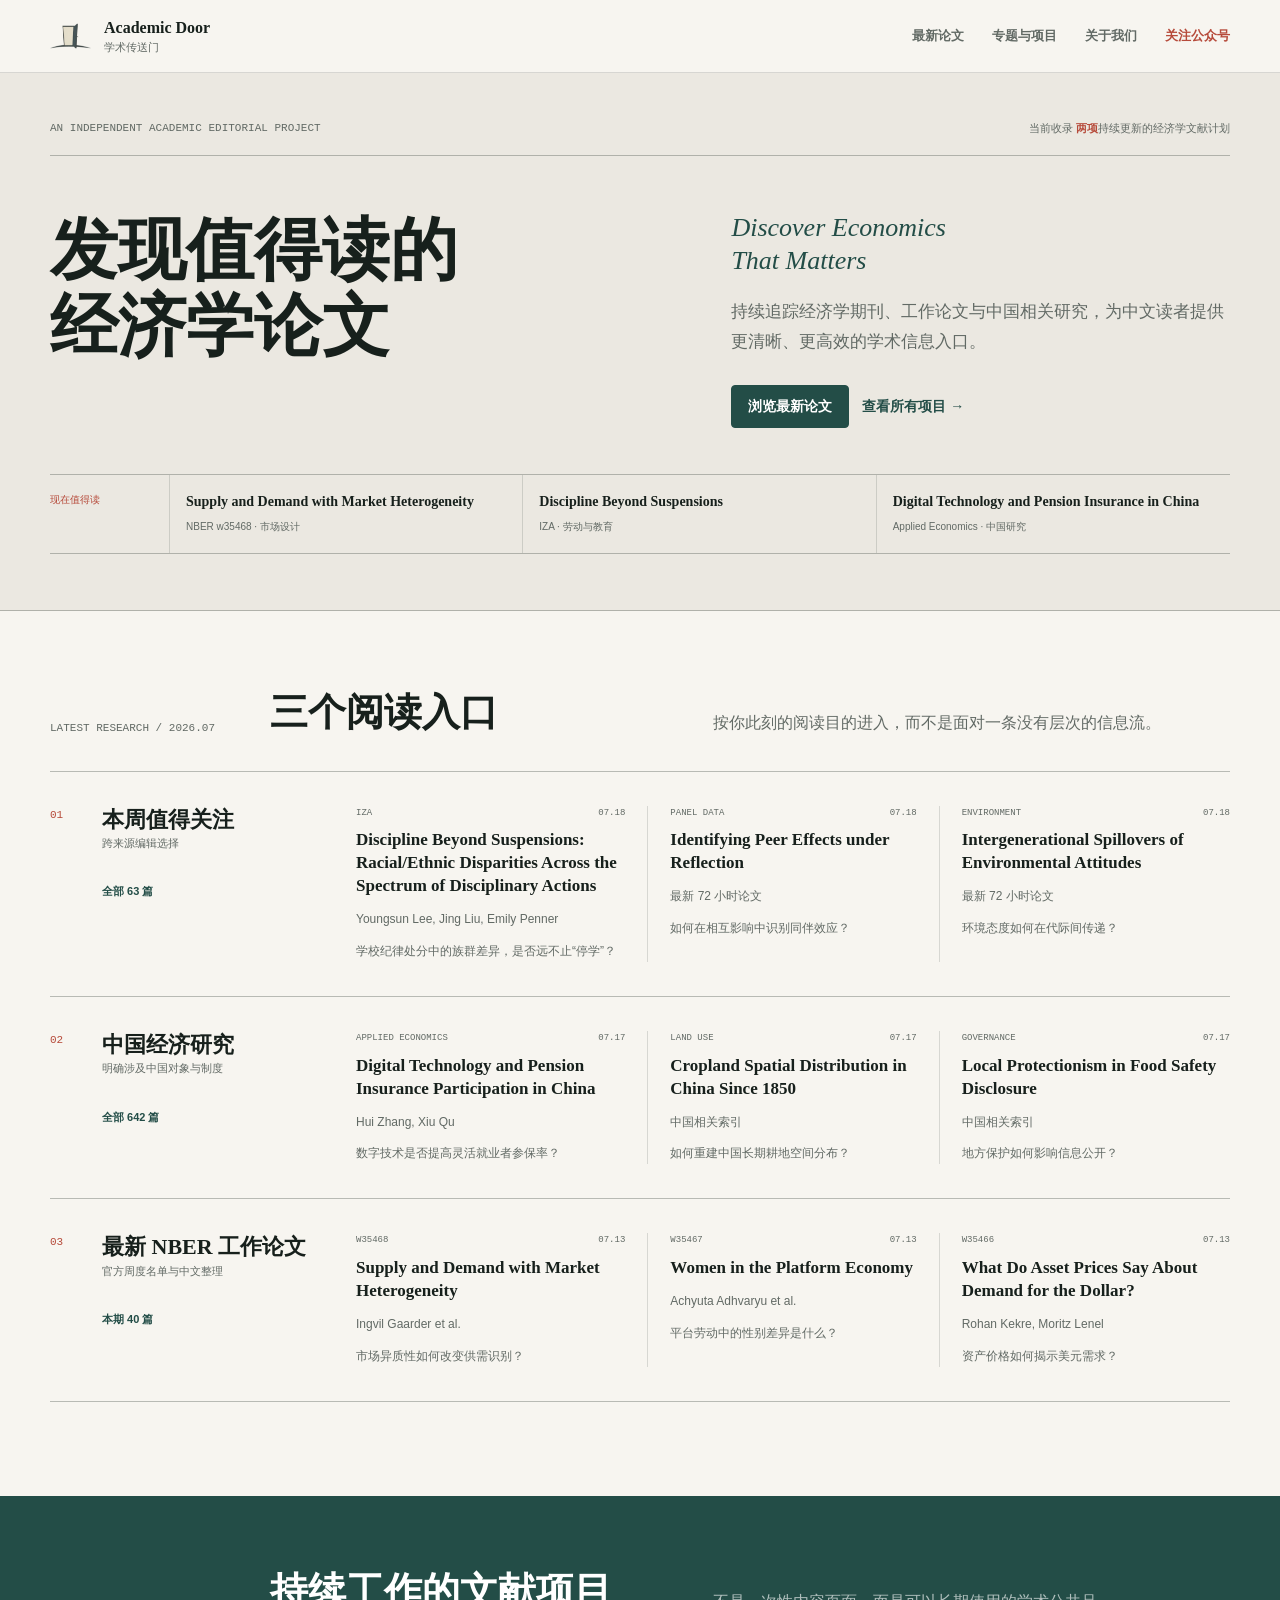
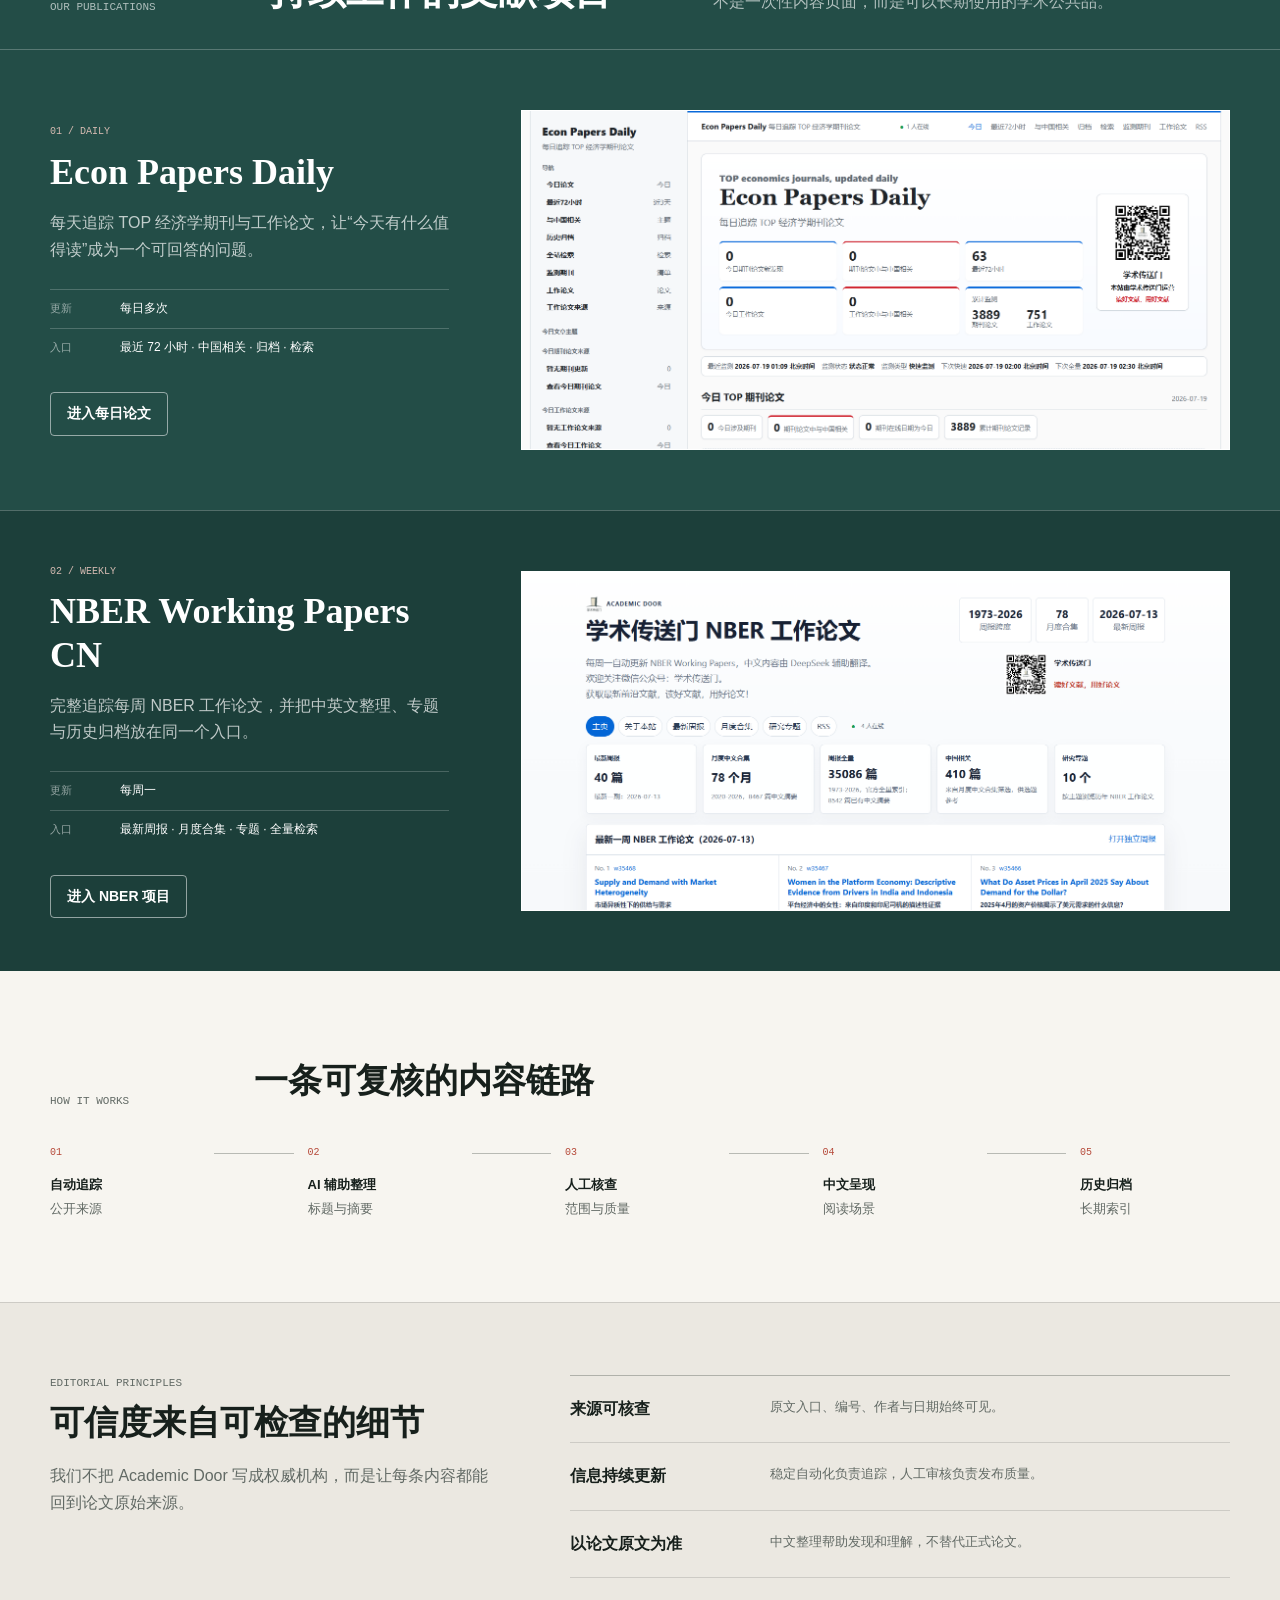
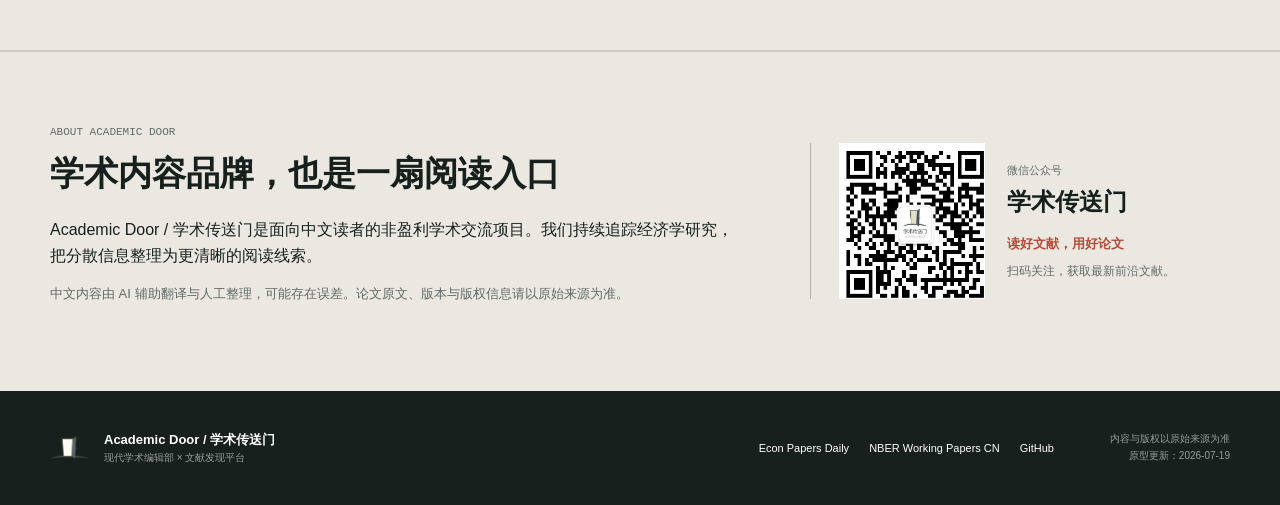
<file: prototypes/concept-c.html>
<!doctype html>
<html lang="zh-CN"><head><meta charset="utf-8"><meta name="viewport" content="width=device-width, initial-scale=1"><title>Concept C · Modern Institution｜Academic Door</title><meta name="description" content="Academic Door 现代学术机构风格首页原型。"><meta name="robots" content="noindex,nofollow"><link rel="icon" href="../assets/academic-door-mark.png" type="image/png"><link rel="stylesheet" href="../assets/prototypes.css"></head>
<body class="concept concept-c">
  <a class="skip-link" href="#main">跳到正文</a>
  <header class="site-header c-header"><div class="header-inner"><a class="brand" href="../index.html"><img src="../assets/academic-door-mark.png" width="44" height="25" alt=""><span><b>Academic Door</b><small>学术传送门</small></span></a><button class="menu-toggle" type="button" aria-expanded="false" aria-controls="primary-nav-c" data-menu-toggle><span></span><span></span><span></span><span class="sr-only">打开导航</span></button><nav id="primary-nav-c" class="primary-nav" aria-label="主要导航" data-mobile-nav><a href="#latest">最新论文</a><a href="#projects">专题与项目</a><a href="#about">关于我们</a><a class="nav-accent" href="#wechat">关注公众号</a></nav></div></header>
  <main id="main">
    <section class="c-hero"><div class="page-shell"><div class="c-hero-top"><p class="institution-label">AN INDEPENDENT ACADEMIC EDITORIAL PROJECT</p><p class="current-note">当前收录 <b>两项</b>持续更新的经济学文献计划</p></div><div class="c-manifesto"><h1>发现值得读的<br>经济学论文</h1><div><p class="display-en">Discover Economics<br>That Matters</p><p class="hero-lead">持续追踪经济学期刊、工作论文与中国相关研究，为中文读者提供更清晰、更高效的学术信息入口。</p><div class="hero-actions"><a class="button primary" href="#latest">浏览最新论文</a><a class="button text-button" href="#projects">查看所有项目 →</a></div></div></div><div class="c-current-issue"><span>现在值得读</span><a href="https://academic-door.github.io/nber-working-papers-cn/papers/w35468.html"><b>Supply and Demand with Market Heterogeneity</b><small>NBER w35468 · 市场设计</small></a><a href="https://academic-door.github.io/econ-paper-monitor/recent72/"><b>Discipline Beyond Suspensions</b><small>IZA · 劳动与教育</small></a><a href="https://academic-door.github.io/econ-paper-monitor/topics/china/"><b>Digital Technology and Pension Insurance in China</b><small>Applied Economics · 中国研究</small></a></div></div></section>

    <section class="c-latest page-shell" id="latest" aria-labelledby="latest-c-title"><header class="c-section-header"><p class="section-index">LATEST RESEARCH / 2026.07</p><h2 id="latest-c-title">三个阅读入口</h2><p>按你此刻的阅读目的进入，而不是面对一条没有层次的信息流。</p></header>
      <div class="c-stream"><div class="c-stream-title"><span>01</span><div><h3>本周值得关注</h3><p>跨来源编辑选择</p></div><a href="https://academic-door.github.io/econ-paper-monitor/recent72/">全部 63 篇</a></div><div class="c-paper-ledger"><article><p><span>IZA</span><time>07.18</time></p><h4>Discipline Beyond Suspensions: Racial/Ethnic Disparities Across the Spectrum of Disciplinary Actions</h4><p class="authors">Youngsun Lee, Jing Liu, Emily Penner</p><p class="research-question">学校纪律处分中的族群差异，是否远不止“停学”？</p></article><article><p><span>PANEL DATA</span><time>07.18</time></p><h4>Identifying Peer Effects under Reflection</h4><p class="authors">最新 72 小时论文</p><p class="research-question">如何在相互影响中识别同伴效应？</p></article><article><p><span>ENVIRONMENT</span><time>07.18</time></p><h4>Intergenerational Spillovers of Environmental Attitudes</h4><p class="authors">最新 72 小时论文</p><p class="research-question">环境态度如何在代际间传递？</p></article></div></div>
      <div class="c-stream"><div class="c-stream-title"><span>02</span><div><h3>中国经济研究</h3><p>明确涉及中国对象与制度</p></div><a href="https://academic-door.github.io/econ-paper-monitor/topics/china/">全部 642 篇</a></div><div class="c-paper-ledger"><article><p><span>APPLIED ECONOMICS</span><time>07.17</time></p><h4>Digital Technology and Pension Insurance Participation in China</h4><p class="authors">Hui Zhang, Xiu Qu</p><p class="research-question">数字技术是否提高灵活就业者参保率？</p></article><article><p><span>LAND USE</span><time>07.17</time></p><h4>Cropland Spatial Distribution in China Since 1850</h4><p class="authors">中国相关索引</p><p class="research-question">如何重建中国长期耕地空间分布？</p></article><article><p><span>GOVERNANCE</span><time>07.17</time></p><h4>Local Protectionism in Food Safety Disclosure</h4><p class="authors">中国相关索引</p><p class="research-question">地方保护如何影响信息公开？</p></article></div></div>
      <div class="c-stream"><div class="c-stream-title"><span>03</span><div><h3>最新 NBER 工作论文</h3><p>官方周度名单与中文整理</p></div><a href="https://academic-door.github.io/nber-working-papers-cn/weekly/2026-07-13.html">本期 40 篇</a></div><div class="c-paper-ledger"><article><p><span>W35468</span><time>07.13</time></p><h4>Supply and Demand with Market Heterogeneity</h4><p class="authors">Ingvil Gaarder et al.</p><p class="research-question">市场异质性如何改变供需识别？</p></article><article><p><span>W35467</span><time>07.13</time></p><h4>Women in the Platform Economy</h4><p class="authors">Achyuta Adhvaryu et al.</p><p class="research-question">平台劳动中的性别差异是什么？</p></article><article><p><span>W35466</span><time>07.13</time></p><h4>What Do Asset Prices Say About Demand for the Dollar?</h4><p class="authors">Rohan Kekre, Moritz Lenel</p><p class="research-question">资产价格如何揭示美元需求？</p></article></div></div>
    </section>

    <section class="c-projects" id="projects" aria-labelledby="projects-c-title"><div class="page-shell"><header class="c-section-header light"><p class="section-index">OUR PUBLICATIONS</p><h2 id="projects-c-title">持续工作的文献项目</h2><p>不是一次性内容页面，而是可以长期使用的学术公共品。</p></header></div><article class="c-project-row econ-project"><div class="page-shell"><div class="c-project-info"><p>01 / DAILY</p><h3>Econ Papers Daily</h3><p>每天追踪 TOP 经济学期刊与工作论文，让“今天有什么值得读”成为一个可回答的问题。</p><dl><div><dt>更新</dt><dd>每日多次</dd></div><div><dt>入口</dt><dd>最近 72 小时 · 中国相关 · 归档 · 检索</dd></div></dl><a class="button project-button" href="https://academic-door.github.io/econ-paper-monitor/">进入每日论文</a></div><div class="c-project-image"><img src="../assets/project-previews/econ-papers-daily.png" alt="Econ Papers Daily 项目页面预览"></div></div></article><article class="c-project-row nber-project"><div class="page-shell"><div class="c-project-info"><p>02 / WEEKLY</p><h3>NBER Working Papers CN</h3><p>完整追踪每周 NBER 工作论文，并把中英文整理、专题与历史归档放在同一个入口。</p><dl><div><dt>更新</dt><dd>每周一</dd></div><div><dt>入口</dt><dd>最新周报 · 月度合集 · 专题 · 全量检索</dd></div></dl><a class="button project-button" href="https://academic-door.github.io/nber-working-papers-cn/">进入 NBER 项目</a></div><div class="c-project-image"><img src="../assets/project-previews/nber-working-papers-cn.png" alt="NBER Working Papers CN 项目页面预览"></div></div></article></section>

    <section class="c-method page-shell" aria-labelledby="method-c-title"><header><p class="section-index">HOW IT WORKS</p><h2 id="method-c-title">一条可复核的内容链路</h2></header><div class="c-method-line"><p><span>01</span><b>自动追踪</b><small>公开来源</small></p><i></i><p><span>02</span><b>AI 辅助整理</b><small>标题与摘要</small></p><i></i><p><span>03</span><b>人工核查</b><small>范围与质量</small></p><i></i><p><span>04</span><b>中文呈现</b><small>阅读场景</small></p><i></i><p><span>05</span><b>历史归档</b><small>长期索引</small></p></div></section>

    <section class="c-principles"><div class="page-shell"><div class="c-principles-copy"><p class="section-index">EDITORIAL PRINCIPLES</p><h2>可信度来自可检查的细节</h2><p>我们不把 Academic Door 写成权威机构，而是让每条内容都能回到论文原始来源。</p></div><div class="c-principle-list"><p><b>来源可核查</b><span>原文入口、编号、作者与日期始终可见。</span></p><p><b>信息持续更新</b><span>稳定自动化负责追踪，人工审核负责发布质量。</span></p><p><b>以论文原文为准</b><span>中文整理帮助发现和理解，不替代正式论文。</span></p></div></div></section>

    <section class="about-wechat" id="about"><div class="page-shell about-wechat-grid"><div class="about-copy"><p class="section-index">ABOUT ACADEMIC DOOR</p><h2>学术内容品牌，也是一扇阅读入口</h2><p>Academic Door / 学术传送门是面向中文读者的非盈利学术交流项目。我们持续追踪经济学研究，把分散信息整理为更清晰的阅读线索。</p><p class="disclaimer">中文内容由 AI 辅助翻译与人工整理，可能存在误差。论文原文、版本与版权信息请以原始来源为准。</p></div><div class="wechat-module" id="wechat"><img src="../assets/academic-door-qr.jpg" width="156" height="156" alt="学术传送门微信公众号二维码"><div><p>微信公众号</p><h3>学术传送门</h3><strong>读好文献，用好论文</strong><span>扫码关注，获取最新前沿文献。</span></div></div></div></section>
  </main>
  <footer class="site-footer"><div class="page-shell footer-grid"><div class="footer-brand"><img src="../assets/academic-door-mark.png" width="44" height="25" alt=""><p><b>Academic Door / 学术传送门</b><span>现代学术编辑部 × 文献发现平台</span></p></div><nav><a href="https://academic-door.github.io/econ-paper-monitor/">Econ Papers Daily</a><a href="https://academic-door.github.io/nber-working-papers-cn/">NBER Working Papers CN</a><a href="https://github.com/academic-door">GitHub</a></nav><p class="footer-note">内容与版权以原始来源为准<br>原型更新：2026-07-19</p></div></footer>
  <script src="../assets/prototypes.js"></script>
</body></html>
</file>
<file: assets/feed-consumer.css>
/* feed-consumer.css — long-title handling for feed-rendered records.
 *
 * Titles are rendered in full in the DOM (screen readers and find-in-page
 * always get the complete text). The clamp below is a purely visual limit,
 * per the accessibility requirement: no forced character truncation. */

.feed-title {
  display: -webkit-box;
  -webkit-box-orient: vertical;
  -webkit-line-clamp: 3;
  overflow: hidden;
  overflow-wrap: anywhere;
  hyphens: auto;
}

@media (max-width: 480px) {
  .feed-title {
    -webkit-line-clamp: 4;
  }
}
</file>
<file: assets/prototypes.css>
:root {
  color-scheme: light;
  --background: #f4f2ed;
  --surface: #faf9f6;
  --text-primary: #17201c;
  --text-secondary: #626a65;
  --primary: #234d47;
  --accent: #b64a3a;
  --border: rgba(23, 32, 28, 0.14);
  --border-strong: rgba(23, 32, 28, 0.28);
  --paper-deep: #ebe8e1;
  --ease-out: cubic-bezier(0.22, 1, 0.36, 1);
  --shell: 1180px;
  --serif-cn: "Songti SC", "STSong", "Noto Serif CJK SC", "Source Han Serif SC", SimSun, serif;
  --serif-en: "Iowan Old Style", Baskerville, "Times New Roman", serif;
  --sans: Inter, "PingFang SC", "Microsoft YaHei", "Noto Sans CJK SC", Arial, sans-serif;
  --mono: "SFMono-Regular", Consolas, "Liberation Mono", monospace;
}

* { box-sizing: border-box; }
html { scroll-behavior: smooth; }
body { margin: 0; background: var(--background); color: var(--text-primary); font-family: var(--sans); font-size: 16px; line-height: 1.65; letter-spacing: 0; text-rendering: optimizeLegibility; }
a { color: inherit; text-decoration: none; }
img { display: block; max-width: 100%; }
button { color: inherit; font: inherit; }
h1, h2, h3, h4, p { overflow-wrap: anywhere; }
.page-shell { width: min(calc(100% - 48px), var(--shell)); margin-inline: auto; }
.sr-only { position: absolute; width: 1px; height: 1px; padding: 0; overflow: hidden; clip: rect(0, 0, 0, 0); white-space: nowrap; border: 0; }
.skip-link { position: fixed; top: 12px; left: 12px; z-index: 50; padding: 8px 12px; background: var(--text-primary); color: #fff; transform: translateY(-160%); transition: transform 180ms var(--ease-out); }
.skip-link:focus { transform: translateY(0); }

.site-header { position: sticky; top: 0; z-index: 30; background: rgba(244, 242, 237, 0.96); border-bottom: 1px solid var(--border); }
.header-inner { width: min(calc(100% - 48px), var(--shell)); min-height: 72px; margin-inline: auto; display: flex; align-items: center; justify-content: space-between; gap: 32px; }
.brand { display: inline-flex; align-items: center; gap: 12px; min-width: 0; }
.brand img { width: 42px; height: auto; }
.brand span { display: grid; line-height: 1.1; }
.brand b { font-family: var(--serif-en); font-size: 16px; }
.brand small { margin-top: 4px; color: var(--text-secondary); font-size: 11px; }
.primary-nav { display: flex; align-items: center; gap: 28px; }
.primary-nav a { position: relative; color: var(--text-secondary); font-size: 13px; font-weight: 650; }
.primary-nav a::after { content: ""; position: absolute; right: 0; bottom: -7px; left: 0; height: 1px; background: currentColor; transform: scaleX(0); transform-origin: right; transition: transform 180ms var(--ease-out); }
.primary-nav .nav-accent { color: var(--accent); }
.menu-toggle { display: none; width: 40px; height: 40px; padding: 10px; border: 0; background: transparent; }
.menu-toggle > span:not(.sr-only) { display: block; width: 20px; height: 1px; margin: 4px 0; background: currentColor; }

:where(a, button):focus-visible { outline: 2px solid var(--primary); outline-offset: 4px; }
.button { min-height: 42px; display: inline-flex; align-items: center; justify-content: center; padding: 9px 16px; border: 1px solid var(--border-strong); border-radius: 4px; font-size: 14px; font-weight: 700; transition: transform 180ms var(--ease-out), background-color 180ms ease-out, color 180ms ease-out, border-color 180ms ease-out; }
.button.primary { border-color: var(--primary); background: var(--primary); color: #fff; }
.button.secondary { background: transparent; color: var(--primary); }
.button.text-button { padding-inline: 0; border-color: transparent; color: var(--primary); }
.button:active, .menu-toggle:active { transform: scale(0.97); }
.hero-actions { display: flex; flex-wrap: wrap; gap: 12px; margin-top: 28px; }
.display-en { margin: 0; color: var(--primary); font-family: var(--serif-en); font-style: italic; }
.hero-lead { max-width: 680px; margin: 24px 0 0; color: var(--text-secondary); font-size: 18px; line-height: 1.75; }
.section-index, .paper-source, .project-number, .institution-label { margin: 0; color: var(--text-secondary); font-family: var(--mono); font-size: 11px; line-height: 1.5; text-transform: uppercase; }
.section-intro { display: grid; grid-template-columns: 180px minmax(240px, 0.7fr) 1fr; gap: 28px; align-items: end; padding-bottom: 28px; border-bottom: 1px solid var(--border-strong); }
.section-intro h2, .b-section-heading h2, .c-section-header h2 { margin: 0; font-family: var(--serif-cn); font-size: 36px; font-weight: 650; line-height: 1.25; }
.section-intro > p:last-child, .b-section-heading > p, .c-section-header > p:last-child { max-width: 560px; margin: 0; color: var(--text-secondary); }
.section-intro.split { grid-template-columns: 1fr 1fr; }
.section-intro.split > div h2 { max-width: 580px; margin: 8px 0 0; font-family: var(--serif-cn); font-size: 36px; line-height: 1.3; }

/* Concept A: Academic Editorial */
.concept-a .site-header { border-top: 3px solid var(--primary); }
.a-hero { min-height: 650px; display: grid; grid-template-columns: minmax(0, 1.05fr) minmax(390px, 0.95fr); gap: 72px; align-items: center; padding-block: 72px; }
.a-hero-copy { animation: reveal-up 240ms var(--ease-out) both; }
.issue-line { display: flex; gap: 16px; margin: 0 0 24px; font-family: var(--mono); font-size: 11px; }
.issue-line span:first-child { color: var(--accent); }
.a-hero h1 { max-width: 650px; margin: 0; font-family: var(--serif-cn); font-size: 64px; font-weight: 650; line-height: 1.12; }
.a-hero .display-en { margin-top: 14px; font-size: 22px; }
.issue-preview { border-top: 4px solid var(--text-primary); border-bottom: 1px solid var(--border-strong); animation: reveal-up 280ms 40ms var(--ease-out) both; }
.issue-preview > header { min-height: 54px; display: flex; align-items: center; justify-content: space-between; border-bottom: 1px solid var(--border-strong); }
.issue-preview > header p { margin: 0; font-family: var(--serif-cn); font-size: 20px; font-weight: 700; }
.issue-preview > header span { font-family: var(--mono); font-size: 10px; }
.issue-preview ol { margin: 0; padding: 0; list-style: none; }
.issue-preview li { border-bottom: 1px solid var(--border); }
.issue-preview li a { display: grid; grid-template-columns: 34px 1fr; gap: 14px; padding: 20px 0; }
.record-no { color: var(--accent); font-family: var(--mono); font-size: 11px; }
.issue-preview li span:last-child { display: grid; gap: 6px; }
.issue-preview li b { font-family: var(--serif-en); font-size: 17px; line-height: 1.35; }
.issue-preview li small { color: var(--text-secondary); font-size: 11px; }
.issue-preview li em { width: fit-content; padding-bottom: 1px; border-bottom: 1px solid var(--accent); color: var(--accent); font-size: 11px; font-style: normal; }
.issue-more { min-height: 52px; display: flex; align-items: center; justify-content: space-between; color: var(--primary); font-size: 13px; font-weight: 700; }
.latest { padding-block: 76px 88px; }
.a-research-grid { display: grid; grid-template-columns: 1.15fr 0.925fr 0.925fr; border-bottom: 1px solid var(--border-strong); }
.research-stream { min-width: 0; padding: 32px 28px 36px; border-right: 1px solid var(--border); }
.research-stream:first-child { padding-left: 0; }
.research-stream:last-child { padding-right: 0; border-right: 0; }
.research-stream > header { display: grid; grid-template-columns: 1fr auto; gap: 4px 16px; padding-bottom: 22px; border-bottom: 2px solid var(--text-primary); }
.research-stream > header span { grid-column: 1 / -1; color: var(--accent); font-family: var(--mono); font-size: 10px; }
.research-stream > header h3 { margin: 0; font-family: var(--serif-cn); font-size: 23px; }
.research-stream > header a { align-self: center; color: var(--primary); font-size: 11px; }
.lead-paper { padding: 26px 0; border-bottom: 1px solid var(--border); }
.lead-paper h4 { margin: 9px 0 12px; font-family: var(--serif-en); font-size: 22px; line-height: 1.35; }
.authors { margin: 0; color: var(--text-secondary); font-size: 12px; }
.research-question { margin: 12px 0 0; font-size: 14px; }
.paper-row { display: grid; grid-template-columns: 28px minmax(0, 1fr); gap: 12px; padding: 20px 0; border-bottom: 1px solid var(--border); }
.paper-row:last-child { border-bottom: 0; }
.paper-row > span { color: var(--text-secondary); font-family: var(--mono); font-size: 10px; }
.paper-row h4 { margin: 5px 0 7px; font-family: var(--serif-en); font-size: 16px; line-height: 1.4; }
.paper-row p:not(.paper-source) { margin: 0; color: var(--text-secondary); font-size: 13px; }
.projects { padding-block: 80px 96px; }
.a-project-stack { border-bottom: 1px solid var(--border-strong); }
.project-feature { display: grid; grid-template-columns: 1.2fr 0.8fr; gap: 56px; align-items: center; padding-block: 48px; border-top: 1px solid var(--border-strong); }
.project-image { height: 330px; overflow: hidden; border: 1px solid var(--border); background: #fff; }
.project-image img { width: 100%; height: 100%; object-fit: cover; object-position: left top; transition: transform 240ms var(--ease-out); }
.project-copy h3 { margin: 8px 0 12px; font-family: var(--serif-en); font-size: 34px; line-height: 1.2; }
.project-value { margin: 0 0 24px; color: var(--text-secondary); font-size: 16px; }
.project-copy dl { margin: 0 0 26px; }
.project-copy dl div { display: grid; grid-template-columns: 90px 1fr; padding: 10px 0; border-top: 1px solid var(--border); }
.project-copy dt { color: var(--text-secondary); font-size: 12px; }
.project-copy dd { margin: 0; font-size: 13px; }
.method-band { padding-block: 72px; background: var(--primary); color: #fff; }
.method-band .page-shell { display: grid; grid-template-columns: 280px 1fr; gap: 52px; }
.method-intro h2 { margin: 12px 0 0; font-family: var(--serif-cn); font-size: 30px; line-height: 1.35; }
.method-band .section-index { color: rgba(255,255,255,.62); }
.method-sequence { display: grid; grid-template-columns: repeat(5, 1fr); margin: 0; padding: 0; list-style: none; }
.method-sequence li { position: relative; min-width: 0; padding: 8px 18px 8px 0; border-top: 1px solid rgba(255,255,255,.36); }
.method-sequence li::before { content: ""; position: absolute; top: -4px; left: 0; width: 7px; height: 7px; border-radius: 50%; background: #fff; }
.method-sequence b, .method-sequence span { display: block; }
.method-sequence b { margin-top: 12px; font-size: 14px; }
.method-sequence span { margin-top: 5px; color: rgba(255,255,255,.66); font-size: 11px; }
.principles { display: grid; grid-template-columns: 250px 1fr; gap: 52px; padding-block: 80px; }
.principles h2 { margin: 10px 0 0; font-family: var(--serif-cn); font-size: 34px; }
.principle-list { border-top: 1px solid var(--border-strong); }
.principle-list article { display: grid; grid-template-columns: 50px 180px 1fr; gap: 22px; align-items: baseline; padding: 22px 0; border-bottom: 1px solid var(--border); }
.principle-list span { color: var(--accent); font-family: var(--mono); font-size: 11px; }
.principle-list h3, .principle-list p { margin: 0; }
.principle-list h3 { font-family: var(--serif-cn); font-size: 19px; }
.principle-list p { color: var(--text-secondary); font-size: 14px; }

/* Shared about and footer */
.about-wechat { padding-block: 72px; background: var(--paper-deep); border-top: 1px solid var(--border); }
.about-wechat-grid { display: grid; grid-template-columns: 1fr 420px; gap: 72px; align-items: center; }
.about-copy h2 { max-width: 600px; margin: 10px 0 20px; font-family: var(--serif-cn); font-size: 34px; line-height: 1.35; }
.about-copy > p:not(.section-index) { max-width: 700px; margin: 0 0 14px; }
.about-copy .disclaimer { color: var(--text-secondary); font-size: 13px; }
.wechat-module { display: grid; grid-template-columns: 146px 1fr; gap: 22px; align-items: center; padding-left: 28px; border-left: 1px solid var(--border-strong); }
.wechat-module img { width: 146px; }
.wechat-module p, .wechat-module h3, .wechat-module strong, .wechat-module span { display: block; margin: 0; }
.wechat-module p { color: var(--text-secondary); font-size: 11px; }
.wechat-module h3 { margin-top: 4px; font-family: var(--serif-cn); font-size: 24px; }
.wechat-module strong { margin-top: 10px; color: var(--accent); font-size: 13px; }
.wechat-module span { margin-top: 8px; color: var(--text-secondary); font-size: 12px; }
.site-footer { padding-block: 38px; background: var(--text-primary); color: #fff; }
.footer-grid { display: grid; grid-template-columns: 1fr auto auto; gap: 56px; align-items: center; }
.footer-brand { display: flex; align-items: center; gap: 14px; }
.footer-brand img { width: 40px; filter: brightness(1.22); }
.footer-brand p, .footer-brand b, .footer-brand span { display: block; margin: 0; }
.footer-brand b { font-size: 13px; }
.footer-brand span, .footer-note { color: rgba(255,255,255,.56); font-size: 10px; }
.site-footer nav { display: flex; flex-wrap: wrap; gap: 20px; font-size: 11px; }
.footer-note { margin: 0; text-align: right; }

/* Concept B: Research Index */
.concept-b { --background: #f2f1ec; }
.concept-b .site-header { background: rgba(242,241,236,.97); }
.b-header .header-inner { min-height: 64px; }
.b-hero { min-height: 600px; display: grid; grid-template-columns: .78fr 1.22fr; gap: 64px; align-items: center; padding-block: 64px; }
.index-status { display: flex; justify-content: space-between; margin: 0 0 30px; padding-bottom: 10px; border-bottom: 1px solid var(--border-strong); font-family: var(--mono); font-size: 10px; }
.index-status span:last-child { color: var(--accent); }
.b-thesis h1 { margin: 0; font-family: var(--serif-cn); font-size: 56px; line-height: 1.15; }
.b-thesis .display-en { margin-top: 12px; font-size: 20px; }
.b-index { border: 1px solid var(--border-strong); background: var(--surface); box-shadow: 10px 10px 0 var(--paper-deep); }
.b-index > header, .b-index > footer { min-height: 48px; display: flex; align-items: center; justify-content: space-between; padding: 0 16px; background: var(--primary); color: #fff; font-size: 12px; }
.b-index > header span:last-child { font-family: var(--mono); font-size: 9px; }
.index-columns, .b-index > a { display: grid; grid-template-columns: 64px 1fr 110px 64px; gap: 12px; align-items: center; }
.index-columns { min-height: 34px; padding: 0 14px; border-bottom: 1px solid var(--border-strong); color: var(--text-secondary); font-size: 9px; }
.b-index > a { min-height: 90px; padding: 14px; border-bottom: 1px solid var(--border); transition: background-color 180ms ease-out; }
.b-index > a i { color: var(--accent); font-family: var(--mono); font-size: 10px; font-style: normal; }
.b-index > a b { font-family: var(--serif-en); font-size: 16px; line-height: 1.35; }
.b-index > a span, .b-index > a em { color: var(--text-secondary); font-size: 10px; font-style: normal; }
.b-index > a em { color: var(--primary); }
.b-index > footer { background: transparent; color: var(--text-secondary); font-size: 10px; }
.b-index > footer a { color: var(--primary); font-weight: 700; }
.b-latest { padding-block: 72px 88px; }
.b-section-heading { display: grid; grid-template-columns: .7fr 1fr; gap: 64px; align-items: end; margin-bottom: 32px; }
.b-section-heading h2 { margin-top: 8px; }
.research-tabs { display: grid; grid-template-columns: repeat(3, 1fr); border-block: 1px solid var(--border-strong); }
.research-tabs button { min-height: 54px; display: flex; align-items: center; justify-content: space-between; padding: 0 18px; border: 0; border-right: 1px solid var(--border); background: transparent; font-size: 13px; cursor: pointer; }
.research-tabs button:last-child { border-right: 0; }
.research-tabs button span { font-family: var(--mono); font-size: 10px; }
.research-tabs button[aria-selected="true"] { background: var(--primary); color: #fff; }
.b-research-panel article { display: grid; grid-template-columns: 50px minmax(0, 1.2fr) minmax(240px, .8fr); gap: 24px; align-items: start; padding: 28px 16px; border-bottom: 1px solid var(--border); }
.b-research-panel h3 { margin: 7px 0 9px; font-family: var(--serif-en); font-size: 20px; line-height: 1.35; }
.b-research-panel .research-question { margin: 0; padding-left: 18px; border-left: 1px solid var(--border); color: var(--text-secondary); }
.b-research-panel .research-question b { display: block; margin-bottom: 5px; color: var(--accent); font-family: var(--mono); font-size: 9px; }
.b-projects { padding-block: 76px 92px; background: var(--paper-deep); border-block: 1px solid var(--border); }
.b-project-grid { display: grid; grid-template-columns: repeat(2, 1fr); gap: 24px; }
.b-project-grid > article { min-width: 0; padding: 20px 20px 26px; border: 1px solid var(--border-strong); background: var(--surface); }
.project-screenshot { height: 260px; margin-bottom: 24px; overflow: hidden; border-bottom: 1px solid var(--border); background: #fff; }
.project-screenshot img { width: 100%; height: 100%; object-fit: cover; object-position: left top; transition: transform 240ms var(--ease-out); }
.b-project-grid h3 { margin: 7px 0 10px; font-family: var(--serif-en); font-size: 30px; }
.b-project-grid > article > p:not(.project-number) { color: var(--text-secondary); }
.b-project-grid ul { min-height: 86px; margin: 20px 0 26px; padding: 16px 0 0; border-top: 1px solid var(--border); list-style: none; }
.b-project-grid li { margin: 4px 0; font-size: 12px; }
.b-project-grid li::before { content: "—"; margin-right: 8px; color: var(--accent); }
.b-method { display: grid; grid-template-columns: 240px 1fr; gap: 60px; padding-block: 80px; }
.b-method h2 { margin: 8px 0 0; font-family: var(--serif-cn); font-size: 32px; }
.b-method ol { display: grid; grid-template-columns: repeat(5, 1fr); margin: 0; padding: 0; border-top: 1px solid var(--border-strong); list-style: none; }
.b-method li { padding: 18px 14px 0 0; }
.b-method li span, .b-method li b, .b-method li p { display: block; }
.b-method li span { color: var(--accent); font-family: var(--mono); font-size: 10px; }
.b-method li b { margin-top: 16px; font-size: 13px; }
.b-method li p { margin: 5px 0 0; color: var(--text-secondary); font-size: 11px; }
.b-trust { display: grid; grid-template-columns: .7fr 1fr; gap: 64px; padding-bottom: 88px; }
.trust-heading h2 { max-width: 360px; margin: 8px 0 0; font-family: var(--serif-cn); font-size: 32px; }
.trust-lines { border-top: 1px solid var(--border-strong); }
.trust-lines p { display: grid; grid-template-columns: 180px 1fr; gap: 20px; margin: 0; padding: 20px 0; border-bottom: 1px solid var(--border); }
.trust-lines b { font-family: var(--serif-cn); }
.trust-lines span { color: var(--text-secondary); font-size: 13px; }

/* Concept C: Modern Institution */
.concept-c { --background: #f7f5f0; }
.concept-c .site-header { background: rgba(247,245,240,.96); }
.c-hero { background: var(--paper-deep); border-bottom: 1px solid var(--border-strong); }
.c-hero > .page-shell { padding-block: 46px 56px; }
.c-hero-top { display: flex; align-items: center; justify-content: space-between; padding-bottom: 18px; border-bottom: 1px solid var(--border-strong); }
.current-note { margin: 0; color: var(--text-secondary); font-size: 11px; }
.current-note b { color: var(--accent); }
.c-manifesto { display: grid; grid-template-columns: 1.1fr .9fr; gap: 72px; padding-block: 56px 46px; }
.c-manifesto h1 { margin: 0; font-family: var(--serif-cn); font-size: 68px; font-weight: 650; line-height: 1.12; }
.c-manifesto .display-en { font-size: 26px; line-height: 1.25; }
.c-manifesto .hero-lead { margin-top: 20px; font-size: 17px; }
.c-current-issue { display: grid; grid-template-columns: 120px repeat(3, 1fr); border-top: 1px solid var(--border-strong); border-bottom: 1px solid var(--border-strong); }
.c-current-issue > span, .c-current-issue > a { min-width: 0; padding: 18px 16px; border-right: 1px solid var(--border); }
.c-current-issue > span { padding-left: 0; color: var(--accent); font-family: var(--mono); font-size: 10px; }
.c-current-issue > a:last-child { border-right: 0; }
.c-current-issue b, .c-current-issue small { display: block; }
.c-current-issue b { font-family: var(--serif-en); font-size: 14px; line-height: 1.35; }
.c-current-issue small { margin-top: 7px; color: var(--text-secondary); font-size: 10px; }
.c-latest { padding-block: 78px 94px; }
.c-section-header { display: grid; grid-template-columns: 190px .8fr 1fr; gap: 30px; align-items: end; margin-bottom: 34px; }
.c-section-header h2 { font-size: 38px; }
.c-stream { display: grid; grid-template-columns: 270px 1fr; gap: 36px; padding-block: 34px; border-top: 1px solid var(--border-strong); }
.c-stream:last-child { border-bottom: 1px solid var(--border-strong); }
.c-stream-title { display: grid; grid-template-columns: 42px 1fr; align-content: start; gap: 10px; }
.c-stream-title > span { grid-row: 1 / span 2; color: var(--accent); font-family: var(--mono); font-size: 11px; }
.c-stream-title h3, .c-stream-title p { margin: 0; }
.c-stream-title h3 { font-family: var(--serif-cn); font-size: 22px; line-height: 1.3; }
.c-stream-title p { color: var(--text-secondary); font-size: 11px; }
.c-stream-title > a { grid-column: 2; width: fit-content; margin-top: 20px; color: var(--primary); font-size: 11px; font-weight: 700; }
.c-paper-ledger { display: grid; grid-template-columns: repeat(3, 1fr); }
.c-paper-ledger article { min-width: 0; padding: 0 22px; border-left: 1px solid var(--border); }
.c-paper-ledger article:first-child { padding-left: 0; border-left: 0; }
.c-paper-ledger article:last-child { padding-right: 0; }
.c-paper-ledger article > p:first-child { display: flex; justify-content: space-between; gap: 8px; margin: 0; color: var(--text-secondary); font-family: var(--mono); font-size: 9px; }
.c-paper-ledger h4 { margin: 9px 0 12px; font-family: var(--serif-en); font-size: 17px; line-height: 1.35; }
.c-paper-ledger .research-question { color: var(--text-secondary); font-size: 12px; }
.c-projects { padding-top: 72px; background: var(--primary); color: #fff; }
.c-section-header.light .section-index, .c-section-header.light > p { color: rgba(255,255,255,.64); }
.c-project-row { border-top: 1px solid rgba(255,255,255,.24); }
.c-project-row > .page-shell { min-height: 460px; display: grid; grid-template-columns: .72fr 1.28fr; gap: 72px; align-items: center; padding-block: 48px; }
.c-project-row.nber-project { background: #1c3f3a; }
.c-project-info > p:first-child { margin: 0; color: #d5bbb2; font-family: var(--mono); font-size: 10px; }
.c-project-info h3 { margin: 10px 0 16px; font-family: var(--serif-en); font-size: 36px; line-height: 1.2; }
.c-project-info > p:not(:first-child) { color: rgba(255,255,255,.72); }
.c-project-info dl { margin: 26px 0; }
.c-project-info dl div { display: grid; grid-template-columns: 70px 1fr; padding: 9px 0; border-top: 1px solid rgba(255,255,255,.2); }
.c-project-info dt { color: rgba(255,255,255,.52); font-size: 11px; }
.c-project-info dd { margin: 0; font-size: 12px; }
.project-button { border-color: rgba(255,255,255,.52); color: #fff; }
.c-project-image { height: 340px; overflow: hidden; border: 1px solid rgba(255,255,255,.28); background: #fff; }
.c-project-image img { width: 100%; height: 100%; object-fit: cover; object-position: left top; transition: transform 240ms var(--ease-out); }
.c-method { padding-block: 82px; }
.c-method > header { display: grid; grid-template-columns: 170px 1fr; gap: 34px; align-items: end; margin-bottom: 36px; }
.c-method h2 { margin: 0; font-family: var(--serif-cn); font-size: 34px; }
.c-method-line { display: flex; align-items: flex-start; }
.c-method-line p { flex: 0 1 150px; margin: 0; }
.c-method-line p span, .c-method-line p b, .c-method-line p small { display: block; }
.c-method-line p span { color: var(--accent); font-family: var(--mono); font-size: 10px; }
.c-method-line p b { margin-top: 12px; font-size: 13px; }
.c-method-line p small { margin-top: 3px; color: var(--text-secondary); }
.c-method-line i { flex: 1 1 60px; height: 1px; margin: 8px 14px 0; background: var(--border-strong); }
.c-principles { padding-block: 72px; background: var(--paper-deep); border-block: 1px solid var(--border); }
.c-principles > .page-shell { display: grid; grid-template-columns: .8fr 1.2fr; gap: 80px; }
.c-principles-copy h2 { max-width: 470px; margin: 8px 0 18px; font-family: var(--serif-cn); font-size: 34px; line-height: 1.35; }
.c-principles-copy > p:last-child { color: var(--text-secondary); }
.c-principle-list { border-top: 1px solid var(--border-strong); }
.c-principle-list p { display: grid; grid-template-columns: 180px 1fr; gap: 20px; margin: 0; padding: 20px 0; border-bottom: 1px solid var(--border); }
.c-principle-list b { font-family: var(--serif-cn); }
.c-principle-list span { color: var(--text-secondary); font-size: 13px; }

@media (hover: hover) and (pointer: fine) {
  .primary-nav a:hover::after { transform: scaleX(1); transform-origin: left; }
  .button:hover { transform: translateY(-2px); }
  .button.primary:hover { background: #183c37; }
  .issue-preview li a:hover, .b-index > a:hover { background: rgba(35,77,71,.055); }
  .project-feature:hover .project-image img, .b-project-grid article:hover .project-screenshot img, .c-project-row:hover .c-project-image img { transform: scale(1.018); }
}

@keyframes reveal-up { from { opacity: 0; transform: translateY(8px); } to { opacity: 1; transform: translateY(0); } }

@media (max-width: 1024px) {
  .a-hero { grid-template-columns: 1fr 390px; gap: 42px; }
  .a-hero h1, .c-manifesto h1 { font-size: 54px; }
  .a-research-grid { grid-template-columns: 1fr 1fr; }
  .featured-stream { grid-column: 1 / -1; padding-right: 0; border-right: 0; }
  .research-stream:nth-child(2) { padding-left: 0; }
  .method-band .page-shell { grid-template-columns: 220px 1fr; }
  .about-wechat-grid { grid-template-columns: 1fr 360px; gap: 44px; }
  .b-hero { gap: 40px; }
  .b-index > a { grid-template-columns: 52px 1fr 86px; }
  .b-index > a em, .index-columns span:last-child { display: none; }
  .index-columns { grid-template-columns: 52px 1fr 86px; }
  .c-stream { grid-template-columns: 220px 1fr; }
  .c-project-row > .page-shell { grid-template-columns: .8fr 1.2fr; gap: 44px; }
}

@media (max-width: 820px) {
  .page-shell, .header-inner { width: min(calc(100% - 36px), var(--shell)); }
  .menu-toggle { display: block; }
  .primary-nav { position: absolute; top: 100%; right: 18px; left: 18px; display: none; padding: 10px 18px 16px; border: 1px solid var(--border-strong); border-top: 0; background: var(--surface); box-shadow: 0 16px 30px rgba(23,32,28,.1); }
  .primary-nav[data-open] { display: grid; }
  .primary-nav a { padding: 10px 0; border-bottom: 1px solid var(--border); }
  .primary-nav a:last-child { border-bottom: 0; }
  .a-hero, .b-hero, .c-manifesto { grid-template-columns: 1fr; }
  .a-hero { padding-block: 56px; }
  .issue-preview { max-width: 620px; }
  .section-intro, .section-intro.split, .b-section-heading, .c-section-header { grid-template-columns: 1fr; gap: 12px; }
  .section-intro > p:last-child { margin-top: 4px; }
  .project-feature, .project-feature.nber-project { grid-template-columns: 1fr; gap: 28px; }
  .project-feature.nber-project .project-copy { order: 2; }
  .project-feature.nber-project .project-image { order: 1; }
  .method-band .page-shell, .principles, .b-method, .b-trust, .c-principles > .page-shell { grid-template-columns: 1fr; gap: 30px; }
  .principle-list article { grid-template-columns: 44px 150px 1fr; }
  .about-wechat-grid { grid-template-columns: 1fr; }
  .wechat-module { max-width: 460px; padding: 24px 0 0; border-top: 1px solid var(--border-strong); border-left: 0; }
  .footer-grid { grid-template-columns: 1fr; gap: 24px; }
  .footer-note { text-align: left; }
  .b-project-grid { grid-template-columns: 1fr; }
  .b-research-panel article { grid-template-columns: 42px 1fr; }
  .b-research-panel .research-question { grid-column: 2; }
  .c-manifesto { gap: 30px; }
  .c-current-issue { grid-template-columns: 100px 1fr; }
  .c-current-issue > a { border-bottom: 1px solid var(--border); }
  .c-current-issue > a:nth-child(even) { border-right: 0; }
  .c-stream { grid-template-columns: 1fr; }
  .c-paper-ledger { margin-left: 42px; }
  .c-project-row > .page-shell { min-height: 0; grid-template-columns: 1fr; }
  .c-project-image { order: -1; }
}

@media (max-width: 600px) {
  .page-shell, .header-inner { width: min(calc(100% - 28px), var(--shell)); }
  .header-inner { min-height: 64px; }
  .brand b { font-size: 15px; }
  .a-hero h1, .b-thesis h1, .c-manifesto h1 { font-size: 42px; }
  .hero-lead { font-size: 16px; }
  .a-hero { min-height: 0; gap: 44px; }
  .a-research-grid { grid-template-columns: 1fr; }
  .featured-stream { grid-column: auto; }
  .research-stream, .research-stream:first-child, .research-stream:nth-child(2), .research-stream:last-child { padding: 26px 0; border-right: 0; border-bottom: 1px solid var(--border-strong); }
  .section-intro h2, .section-intro.split > div h2, .b-section-heading h2, .c-section-header h2 { font-size: 30px; }
  .project-image, .project-screenshot, .c-project-image { height: 220px; }
  .project-copy h3, .b-project-grid h3, .c-project-info h3 { font-size: 28px; }
  .method-sequence, .b-method ol { grid-template-columns: 1fr; }
  .method-sequence li, .b-method li { padding: 14px 0 14px 20px; border-top: 0; border-left: 1px solid rgba(255,255,255,.34); }
  .b-method li { border-left-color: var(--border-strong); }
  .method-sequence li::before { top: 21px; left: -4px; }
  .method-sequence b { margin-top: 0; }
  .principle-list article { grid-template-columns: 36px 1fr; gap: 12px; }
  .principle-list p { grid-column: 2; }
  .wechat-module { grid-template-columns: 126px 1fr; }
  .wechat-module img { width: 126px; }
  .site-footer nav { display: grid; gap: 8px; }
  .b-index { box-shadow: 6px 6px 0 var(--paper-deep); }
  .index-columns, .b-index > a { grid-template-columns: 44px 1fr; }
  .index-columns span:nth-child(n+3), .b-index > a span, .b-index > a em { display: none; }
  .research-tabs { grid-template-columns: 1fr; }
  .research-tabs button { border-right: 0; border-bottom: 1px solid var(--border); }
  .b-research-panel article { grid-template-columns: 34px 1fr; padding-inline: 0; }
  .b-research-panel .research-question { padding-left: 0; border-left: 0; }
  .trust-lines p, .c-principle-list p { grid-template-columns: 1fr; gap: 6px; }
  .c-hero-top { align-items: flex-start; gap: 20px; }
  .current-note { max-width: 150px; text-align: right; }
  .c-manifesto { padding-block: 42px 36px; }
  .c-current-issue { grid-template-columns: 1fr; }
  .c-current-issue > span, .c-current-issue > a { padding-inline: 0; border-right: 0; }
  .c-paper-ledger { grid-template-columns: 1fr; margin-left: 0; }
  .c-paper-ledger article, .c-paper-ledger article:first-child, .c-paper-ledger article:last-child { padding: 20px 0; border-top: 1px solid var(--border); border-left: 0; }
  .c-method > header { grid-template-columns: 1fr; gap: 8px; }
  .c-method-line { display: grid; grid-template-columns: 1fr 1fr; gap: 22px; }
  .c-method-line i { display: none; }
}

@media (prefers-reduced-motion: reduce) {
  html { scroll-behavior: auto; }
  *, *::before, *::after { animation-duration: 0.01ms !important; animation-iteration-count: 1 !important; transition-duration: 0.01ms !important; }
}
</file>
